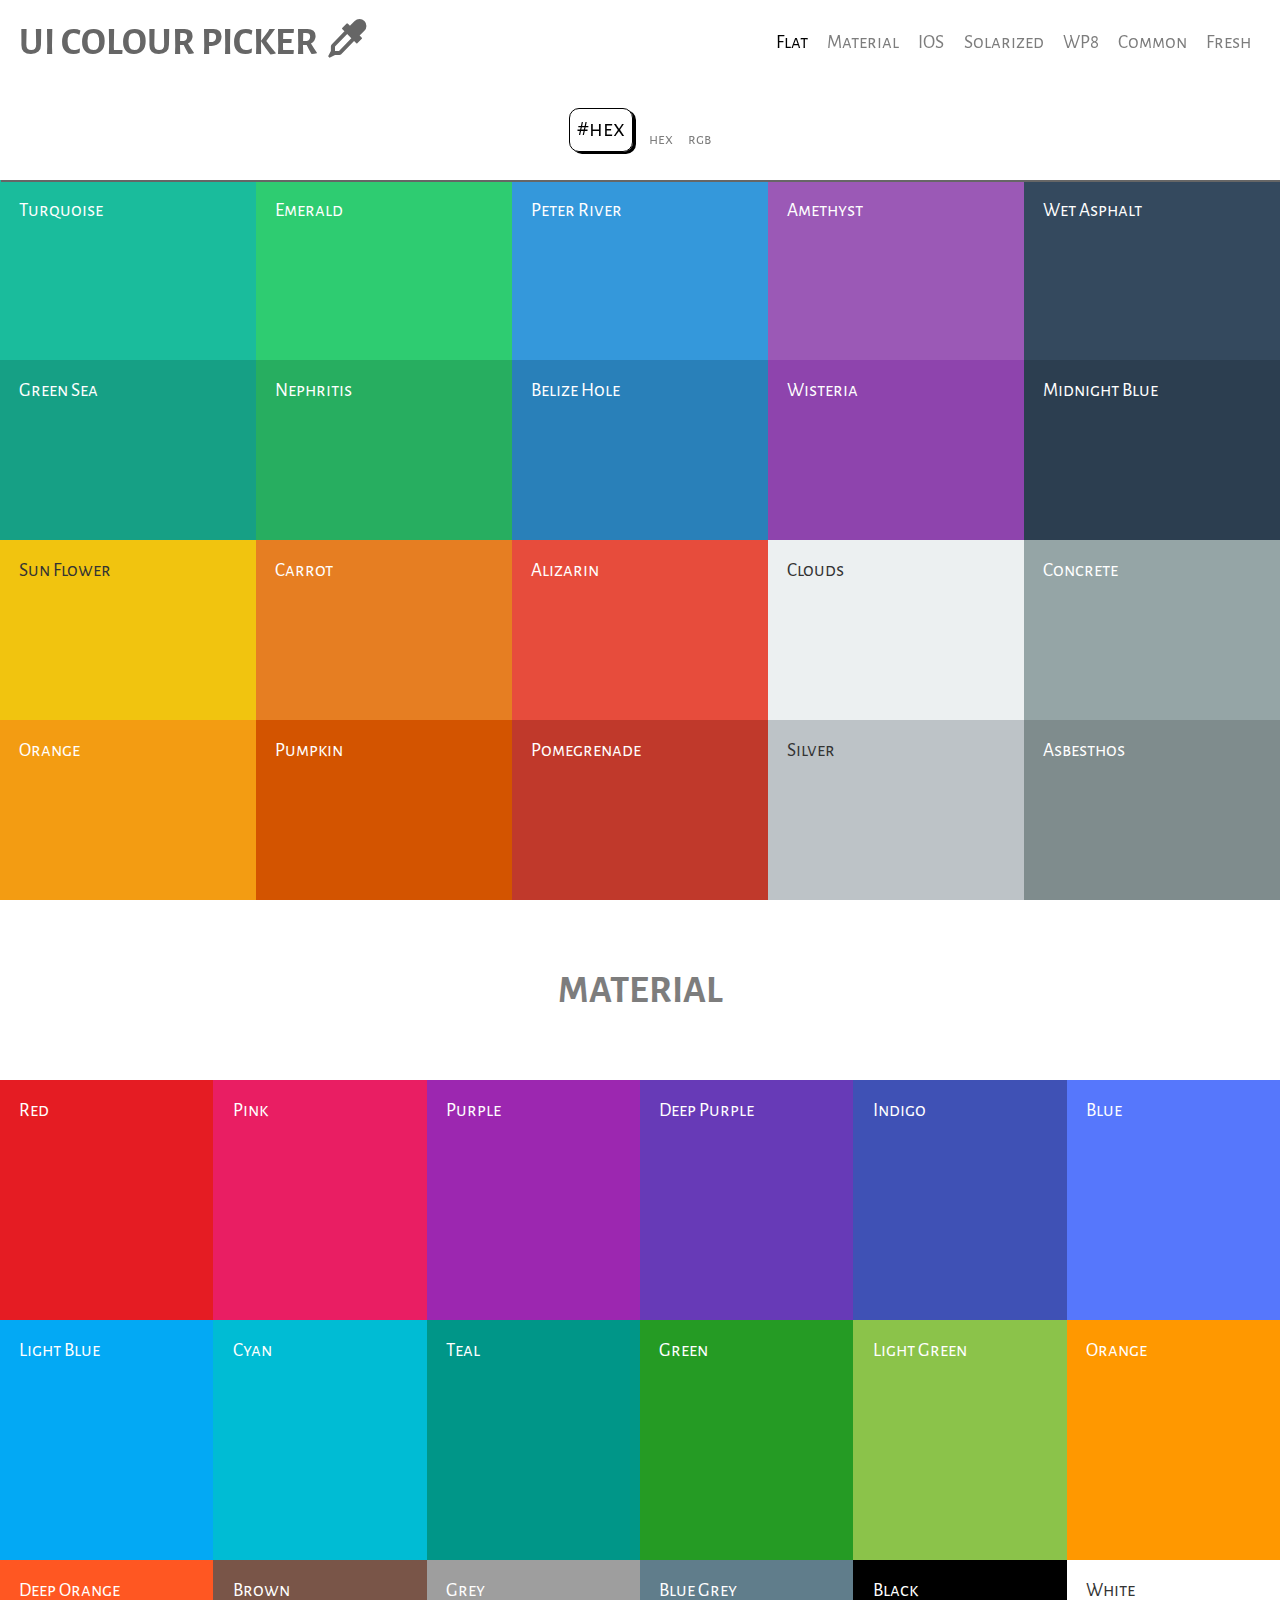
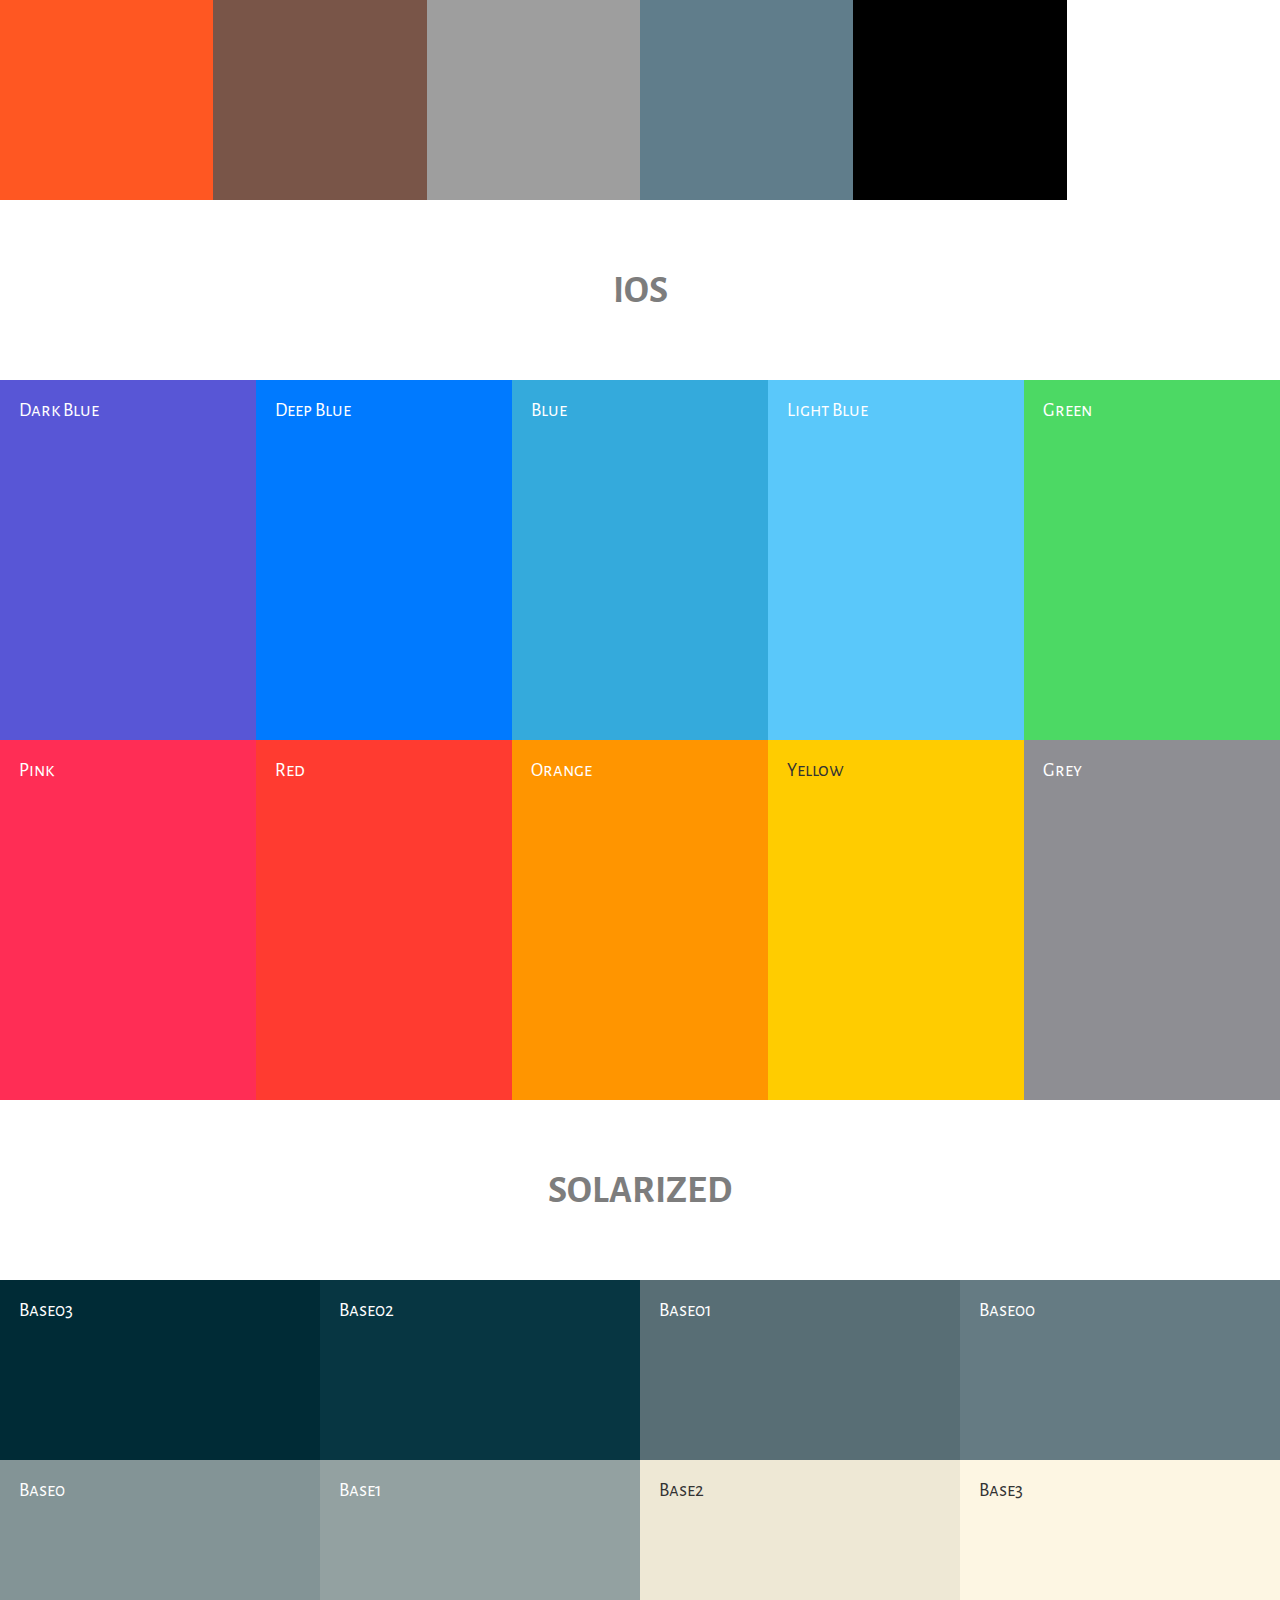
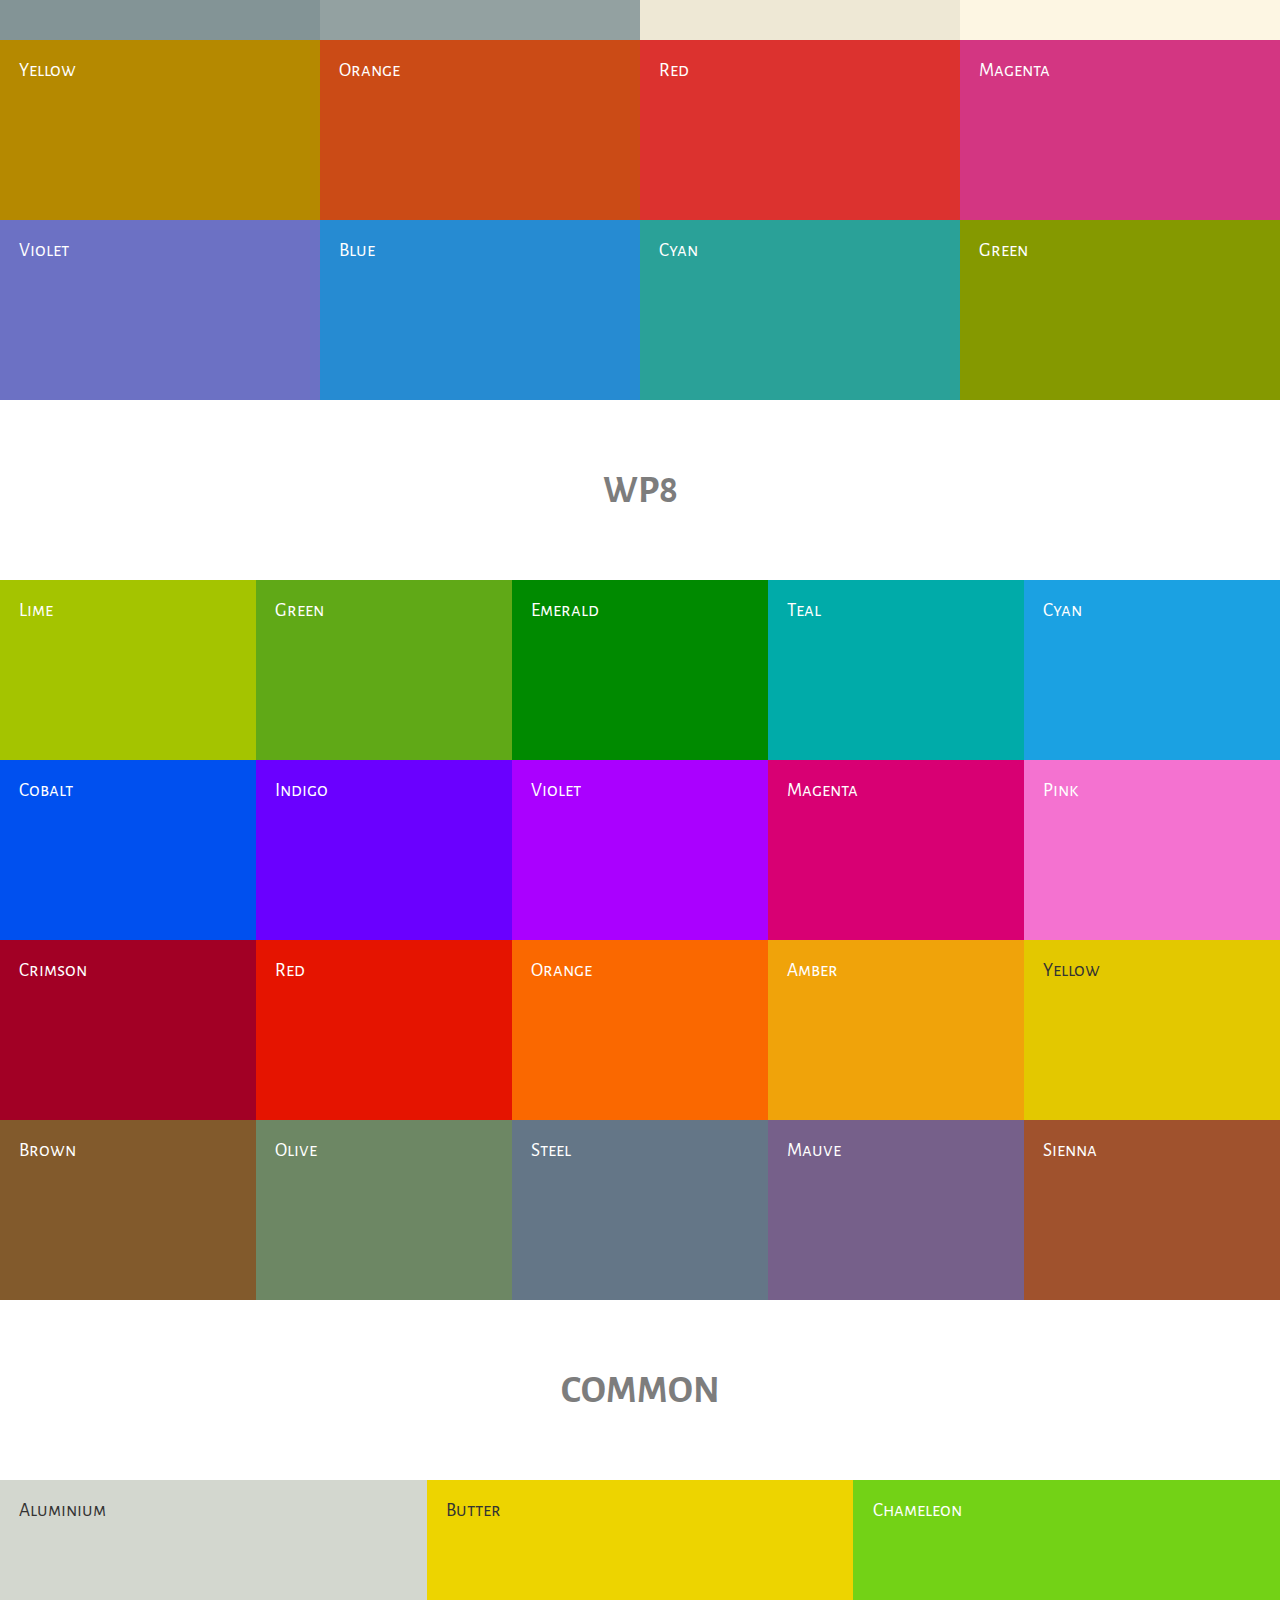
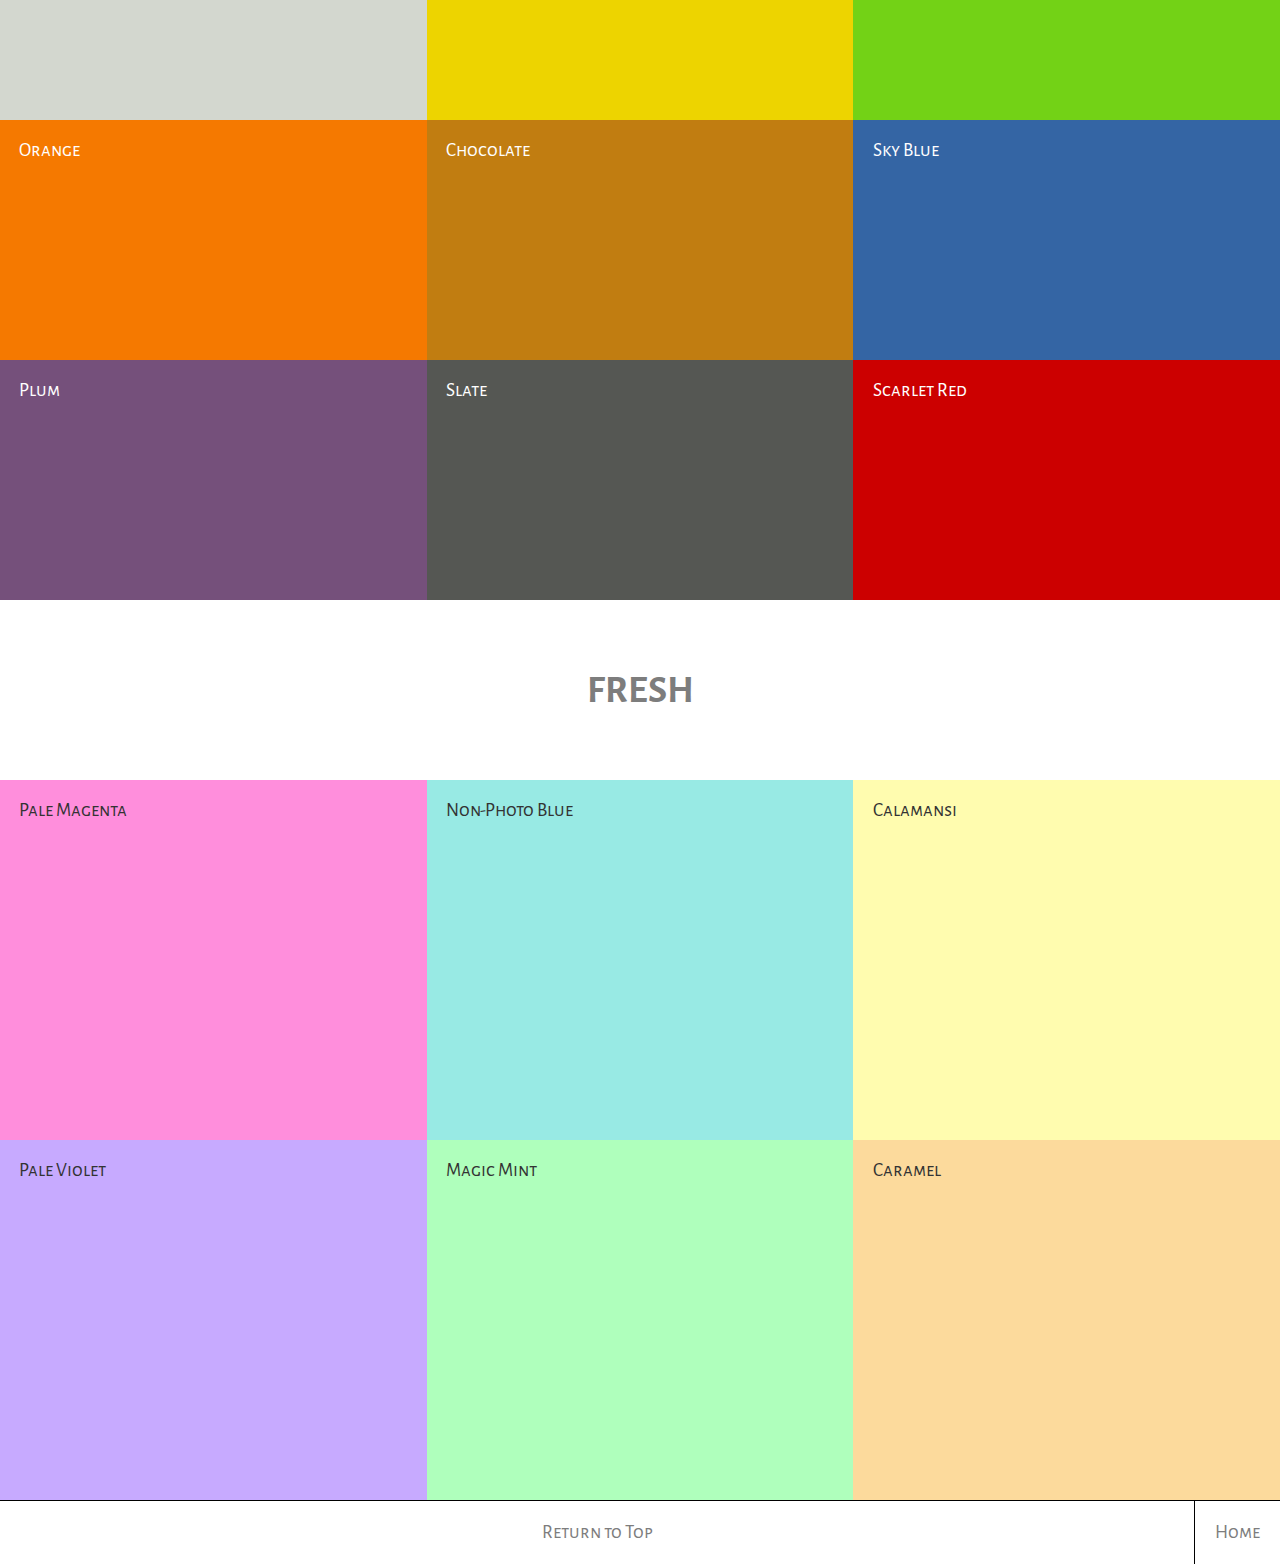
<file: index.html>
<!DOCTYPE html>
<html lang="en">

<head>
	<meta charset="utf-8">
	<title>UI Color Picker</title>
	<meta name="viewport" content="width=device-width, initial-scale=1.0, minimum-scale=1.0, maximum-scale=1.0">
	<meta name="keywords"
		content="color picker,color picker,colors,flat,flatui,flat ui,material design,lollipop design,ios8 colors,wp8 colors,wp7 colors,ios7 colors,common ,solarized dark colors,solarized light colors">
	<meta property="og:title" content="Flat UI Colors">
	<link href="https://maxcdn.bootstrapcdn.com/font-awesome/4.7.0/css/font-awesome.min.css" rel="stylesheet" />
	<link href="styles.css" rel="stylesheet" type="text/css">
	<link href="//fonts.googleapis.com/css?family=Alegreya+Sans+SC:100,300" rel="stylesheet" type="text/css">
	<noscript>
		<style>
			.format {
				display: none;
			}

			.palettes .palette .color .rgb {
				visibility: visible;
				opacity: 1;
			}

			body {
				overflow-y: auto;
			}
		</style>
	</noscript>

	<script>

		var formats = {
			'hashhex': function (c) {
				return '#' + c;
			},
			'oxhex': function (c) {
				return '0x' + c;
			},
			'rgba': function (c) {
				var r = parseInt(c.substr(0, 2), 16);
				var g = parseInt(c.substr(2, 2), 16);
				var b = parseInt(c.substr(4, 2), 16);
				return 'rgb(' + r + ',' + g + ',' + b + ')';
			}
		};

		window.onload = function () {
			// Make dropdown on Mobile start closed on load
			document.getElementById('dropdown').style.display = "none";
			// Make exit button stay closed on load
			document.getElementById('exit').style.display = "none";
			////
			document.documentElement.className +=
				(("ontouchstart" in document.documentElement) ?
					' touch' : ' notouch');
			// Bind click events for format toggle INDEX MAIN buttons
			[].forEach.call(document.querySelectorAll('.index a'), function (el) {
				el.addEventListener('click', function (e) {
					[].forEach.call(document.querySelectorAll('.index a'), function (a) {
						a.className = '';
					});
					el.className = 'selected';
				});
			});

			// Bind click events for format toggle buttons
			[].forEach.call(document.querySelectorAll('.format a'), function (el) {
				el.addEventListener('click', function (e) {
					e.preventDefault();
					[].forEach.call(document.querySelectorAll('.format a'), function (a) {
						a.className = '';
					});
					el.className = 'active';
					[].forEach.call(document.querySelectorAll('.color'), function (tile) {
						var rgb = tile.querySelector('.rgb');
						var f = formats[el.dataset.format];
						rgb.textContent = f(tile.dataset.color);
					});
				});
			});

			// Bind click events to each color tile
			var tiles = document.querySelectorAll('.color');
			for (var i = 0; i < tiles.length; i++) {
				(function (tile) {
					tile.addEventListener('click', function () {
						var el = this.querySelector('.rgb');
						// Try to select color value, so one has only to press Ctrl+C
						if (window.getSelection) {
							var range = document.createRange();
							range.selectNode(el);
							window.getSelection().removeAllRanges();
							window.getSelection().addRange(range);
							// Try to copy color value using HTML5 API
							try {
								if (document.execCommand('copy')) {
									window.getSelection().removeAllRanges();
									// If succeeded - show some animation
									el.parentNode.classList.add('clicked');
									setTimeout(function () {
										el.parentNode.classList.remove('clicked');
									}, 100);
								}
							} catch (e) { }
						}
					});
				})(tiles[i]);
			}
		};

		// DROPDOWN MENU ON MOBILE & IPAD
		function showHideDropdown() {
			let dropdownList = document.getElementById('dropdown');
			let hamburguerIcon = document.getElementById('hamburguer');
			let exitIcon = document.getElementById('exit');

			if (dropdownList.style.display == "none") {
				dropdownList.style.display = "block";
				hamburguerIcon.style.display = "none";
				exitIcon.style.display = "block";
			} else {
				dropdownList.style.display = "none";
				exitIcon.style.display = "none";
				hamburguerIcon.style.display = "block";
			}
		}

	</script>
</head>

<body>
	<header id="top" class="flex">
		<div class="titleSelect">
			<div class="mainTitle flex">
				<h1 class="flex center">UI COLOUR PICKER<i class="fa fa-eyedropper" aria-hidden="true"></i></h1>
			</div>
			<!-- MOBILE & IPAD -->
			<!-- HAMBURGUER Button -->
			<div class="hamburguer flex" id="hamburguer" onclick="showHideDropdown()">
				<div class="hamburguerIMG" style="display: flex;">
					<img src="img/hamburguer.png" alt="Hamburguer Icon">
				</div>
			</div>
			<!-- EXIT Button -->
			<!-- Hamburguer Button -->
			<div class="exitButton flex" id="exit" onclick="showHideDropdown()">
				<div class="exitButtonIMG" style="display: flex; margin-top: 15%;">
					<img src="img/exit.png" alt="Exit Icon">
				</div>
			</div>
			<!-- DESKTOP -->
			<div class="colorSelect flex">
				<nav class="flex center index col">
					<ul class="flex menu">
						<li class="flex"><a href="#flat" class="selected">Flat</a></li>
						<li class="flex"><a href="#material">Material</a></li>
						<li class="flex"><a href="#ios">IOS</a></li>
						<li class="flex"><a href="#solarized">Solarized</a></li>
						<li class="flex"><a href="#wp8">WP8</a></li>
						<li class="flex"><a href="#common">Common</a></li>
						<li class="flex"><a href="#fresh">Fresh</a></li>
					</ul>
				</nav>
			</div>
		</div>
		<!-- MOBILE & IPAD MENU -->
		<div class="colorSelectMobile flex" id="dropdown">
			<nav class="flex center index col">
				<ul class="flex menu2">
					<li class="flex hover"><a href="#flat" class="selected">Flat</a></li>
					<li class="flex hover"><a href="#material">Material</a></li>
					<li class="flex hover"><a href="#ios">IOS</a></li>
					<li class="flex hover"><a href="#solarized">Solarized</a></li>
					<li class="flex hover"><a href="#wp8">WP8</a></li>
					<li class="flex hover"><a href="#common">Common</a></li>
					<li class="flex hover"><a href="#fresh">Fresh</a></li>
				</ul>
			</nav>
		</div>

		<div class="colorFormat">
			<ul class="flex center format">
				<div>
					<li class="flex"><a data-format="hashhex" class="active">#hex</a></li>
				</div>
				<div>
					<li class="flex"><a data-format="oxhex">hex</a></li>
				</div>
				<div>
					<li class="flex"><a data-format="rgba">rgb</a></li>
				</div>
			</ul>
		</div>
		<!-- <nav class="about flex center col">
			</p>
			<p class="flex"></p>
		</nav> -->
	</header>

	<section class="palettes">
		<!-- Colors to choose -->
		<h1 id="flat"><a href="#flat">flat</a></h1>
		<section class="palette">
			<div style="background: #1abc9c; width: 20%" data-color="1abc9c" class="color white-text colorCard">
				<div class="name">Turquoise</div>
				<div class="rgb">#1abc9c</div>
			</div>
			<div style="background: #2ecc71; width: 20%" data-color="2ecc71" class="color white-text colorCard">
				<div class="name">Emerald</div>
				<div class="rgb">#2ecc71</div>
			</div>
			<div style="background: #3498db; width: 20%" data-color="3498db" class="color white-text colorCard">
				<div class="name">Peter River</div>
				<div class="rgb">#3498db</div>
			</div>
			<div style="background: #9b59b6; width: 20%" data-color="9b59b6" class="color white-text colorCard">
				<div class="name">Amethyst</div>
				<div class="rgb">#9b59b6</div>
			</div>
			<div style="background: #34495e; width: 20%" data-color="34495e" class="color white-text colorCard">
				<div class="name">Wet Asphalt</div>
				<div class="rgb">#34495e</div>
			</div>
			<div style="background: #16a085; width: 20%" data-color="16a085" class="color white-text colorCard">
				<div class="name">Green Sea</div>
				<div class="rgb">#16a085</div>
			</div>
			<div style="background: #27ae60; width: 20%" data-color="27ae60" class="color white-text colorCard">
				<div class="name">Nephritis</div>
				<div class="rgb">#27ae60</div>
			</div>
			<div style="background: #2980b9; width: 20%" data-color="2980b9" class="color white-text colorCard">
				<div class="name">Belize Hole</div>
				<div class="rgb">#2980b9</div>
			</div>
			<div style="background: #8e44ad; width: 20%" data-color="8e44ad" class="color white-text colorCard">
				<div class="name">Wisteria</div>
				<div class="rgb">#8e44ad</div>
			</div>
			<div style="background: #2c3e50; width: 20%" data-color="2c3e50" class="color white-text colorCard">
				<div class="name">Midnight Blue</div>
				<div class="rgb">#2c3e50</div>
			</div>
			<div style="background: #f1c40f; width: 20%" data-color="f1c40f" class="color black-text colorCard">
				<div class="name">Sun Flower</div>
				<div class="rgb">#f1c40f</div>
			</div>
			<div style="background: #e67e22; width: 20%" data-color="e67e22" class="color white-text colorCard">
				<div class="name">Carrot</div>
				<div class="rgb">#e67e22</div>
			</div>
			<div style="background: #e74c3c; width: 20%" data-color="e74c3c" class="color white-text colorCard">
				<div class="name">Alizarin</div>
				<div class="rgb">#e74c3c</div>
			</div>
			<div style="background: #ecf0f1; width: 20%" data-color="ecf0f1" class="color black-text colorCard">
				<div class="name">Clouds</div>
				<div class="rgb">#ecf0f1</div>
			</div>
			<div style="background: #95a5a6; width: 20%" data-color="95a5a6" class="color white-text colorCard">
				<div class="name">Concrete</div>
				<div class="rgb">#95a5a6</div>
			</div>
			<div style="background: #f39c12; width: 20%" data-color="f39c12" class="color white-text colorCard">
				<div class="name">Orange</div>
				<div class="rgb">#f39c12</div>
			</div>
			<div style="background: #d35400; width: 20%" data-color="d35400" class="color white-text colorCard">
				<div class="name">Pumpkin</div>
				<div class="rgb">#d35400</div>
			</div>
			<div style="background: #c0392b; width: 20%" data-color="c0392b" class="color white-text colorCard">
				<div class="name">Pomegrenade</div>
				<div class="rgb">#c0392b</div>
			</div>
			<div style="background: #bdc3c7; width: 20%" data-color="bdc3c7" class="color black-text colorCard">
				<div class="name">Silver</div>
				<div class="rgb">#bdc3c7</div>
			</div>
			<div style="background: #7f8c8d; width: 20%" data-color="7f8c8d" class="color white-text colorCard">
				<div class="name">Asbesthos</div>
				<div class="rgb">#7f8c8d</div>
			</div>
		</section>

		<!-- Colors from the material guidelines -->
		<h1 id="material"><a href="#material">Material</a></h1>
		<section class="palette">
			<div style="background: #e51c23; width: 16.666666666666668%" data-color="e51c23"
				class="color white-text colorCard">
				<div class="name">Red</div>
				<div class="rgb">#e51c23</div>
			</div>
			<div style="background: #e91e63; width: 16.666666666666668%" data-color="e91e63"
				class="color white-text colorCard">
				<div class="name">Pink</div>
				<div class="rgb">#e91e63</div>
			</div>
			<div style="background: #9c27b0; width: 16.666666666666668%" data-color="9c27b0"
				class="color white-text colorCard">
				<div class="name">Purple</div>
				<div class="rgb">#9c27b0</div>
			</div>
			<div style="background: #673ab7; width: 16.666666666666668%" data-color="673ab7"
				class="color white-text colorCard">
				<div class="name">Deep Purple</div>
				<div class="rgb">#673ab7</div>
			</div>
			<div style="background: #3f51b5; width: 16.666666666666668%" data-color="3f51b5"
				class="color white-text colorCard">
				<div class="name">Indigo</div>
				<div class="rgb">#3f51b5</div>
			</div>
			<div style="background: #5677fc; width: 16.666666666666668%" data-color="5677fc"
				class="color white-text colorCard">
				<div class="name">Blue</div>
				<div class="rgb">#5677fc</div>
			</div>
			<div style="background: #03a9f4; width: 16.666666666666668%" data-color="03a9f4"
				class="color white-text colorCard">
				<div class="name">Light Blue</div>
				<div class="rgb">#03a9f4</div>
			</div>
			<div style="background: #00bcd4; width: 16.666666666666668%" data-color="00bcd4"
				class="color white-text colorCard">
				<div class="name">Cyan</div>
				<div class="rgb">#00bcd4</div>
			</div>
			<div style="background: #009688; width: 16.666666666666668%" data-color="009688"
				class="color white-text colorCard">
				<div class="name">Teal</div>
				<div class="rgb">#009688</div>
			</div>
			<div style="background: #259b24; width: 16.666666666666668%" data-color="259b24"
				class="color white-text colorCard">
				<div class="name">Green</div>
				<div class="rgb">#259b24</div>
			</div>
			<div style="background: #8bc34a; width: 16.666666666666668%" data-color="8bc34a"
				class="color white-text colorCard">
				<div class="name">Light Green</div>
				<div class="rgb">#8bc34a</div>
			</div>
			<div style="background: #ff9800; width: 16.666666666666668%" data-color="ff9800"
				class="color white-text colorCard">
				<div class="name">Orange</div>
				<div class="rgb">#ff9800</div>
			</div>
			<div style="background: #ff5722; width: 16.666666666666668%" data-color="ff5722"
				class="color white-text colorCard">
				<div class="name">Deep Orange</div>
				<div class="rgb">#ff5722</div>
			</div>
			<div style="background: #795548; width: 16.666666666666668%" data-color="795548"
				class="color white-text colorCard">
				<div class="name">Brown</div>
				<div class="rgb">#795548</div>
			</div>
			<div style="background: #9E9E9E; width: 16.666666666666668%" data-color="9E9E9E"
				class="color white-text colorCard">
				<div class="name">Grey</div>
				<div class="rgb">#9E9E9E</div>
			</div>
			<div style="background: #607D8B; width: 16.666666666666668%" data-color="607D8B"
				class="color white-text colorCard">
				<div class="name">Blue Grey</div>
				<div class="rgb">#607D8B</div>
			</div>
			<div style="background: #000000; width: 16.666666666666668%" data-color="000000"
				class="color white-text colorCard">
				<div class="name">Black</div>
				<div class="rgb">#000000</div>
			</div>
			<div style="background: #ffffff; width: 16.666666666666668%" data-color="ffffff"
				class="color black-text colorCard">
				<div class="name">White</div>
				<div class="rgb">#ffffff</div>
			</div>
		</section>

		<!-- Colors from the ios guidelines -->
		<h1 id="ios"><a href="#ios">IOS</a></h1>
		<section class="palette">
			<div style="background: #5856d6; width: 20%" data-color="5856d6" class="color white-text colorCard">
				<div class="name">Dark Blue</div>
				<div class="rgb">#5856d6</div>
			</div>
			<div style="background: #007aff; width: 20%" data-color="007aff" class="color white-text colorCard">
				<div class="name">Deep Blue</div>
				<div class="rgb">#007aff</div>
			</div>
			<div style="background: #34aadc; width: 20%" data-color="34aadc" class="color white-text colorCard">
				<div class="name">Blue</div>
				<div class="rgb">#34aadc</div>
			</div>
			<div style="background: #5ac8fa; width: 20%" data-color="5ac8fa" class="color white-text colorCard">
				<div class="name">Light Blue</div>
				<div class="rgb">#5ac8fa</div>
			</div>
			<div style="background: #4cd964; width: 20%" data-color="4cd964" class="color white-text colorCard">
				<div class="name">Green</div>
				<div class="rgb">#4cd964</div>
			</div>
			<div style="background: #ff2d55; width: 20%" data-color="ff2d55" class="color white-text colorCard">
				<div class="name">Pink</div>
				<div class="rgb">#ff2d55</div>
			</div>
			<div style="background: #ff3b30; width: 20%" data-color="ff3b30" class="color white-text colorCard">
				<div class="name">Red</div>
				<div class="rgb">#ff3b30</div>
			</div>
			<div style="background: #ff9500; width: 20%" data-color="ff9500" class="color white-text colorCard">
				<div class="name">Orange</div>
				<div class="rgb">#ff9500</div>
			</div>
			<div style="background: #ffcc00; width: 20%" data-color="ffcc00" class="color black-text colorCard">
				<div class="name">Yellow</div>
				<div class="rgb">#ffcc00</div>
			</div>
			<div style="background: #8e8e93; width: 20%" data-color="8e8e93" class="color white-text colorCard">
				<div class="name">Grey</div>
				<div class="rgb">#8e8e93</div>
			</div>
		</section>

		<!-- Colors from the solarized guidelines -->
		<h1 id="solarized"><a href="#solarized">Solarized</a></h1>
		<section class="palette">
			<div style="background: #002b36; width: 25%" data-color="002b36" class="color white-text colorCard">
				<div class="name">Base03</div>
				<div class="rgb">#002b36</div>
			</div>
			<div style="background: #073642; width: 25%" data-color="073642" class="color white-text colorCard">
				<div class="name">Base02</div>
				<div class="rgb">#073642</div>
			</div>
			<div style="background: #586e75; width: 25%" data-color="586e75" class="color white-text colorCard">
				<div class="name">Base01</div>
				<div class="rgb">#586e75</div>
			</div>
			<div style="background: #657b83; width: 25%" data-color="657b83" class="color white-text colorCard">
				<div class="name">Base00</div>
				<div class="rgb">#657b83</div>
			</div>
			<div style="background: #839496; width: 25%" data-color="839496" class="color white-text colorCard">
				<div class="name">Base0</div>
				<div class="rgb">#839496</div>
			</div>
			<div style="background: #93a1a1; width: 25%" data-color="93a1a1" class="color white-text colorCard">
				<div class="name">Base1</div>
				<div class="rgb">#93a1a1</div>
			</div>
			<div style="background: #eee8d5; width: 25%" data-color="eee8d5" class="color black-text colorCard">
				<div class="name">Base2</div>
				<div class="rgb">#eee8d5</div>
			</div>
			<div style="background: #fdf6e3; width: 25%" data-color="fdf6e3" class="color black-text colorCard">
				<div class="name">Base3</div>
				<div class="rgb">#fdf6e3</div>
			</div>
			<div style="background: #b58900; width: 25%" data-color="b58900" class="color white-text colorCard">
				<div class="name">Yellow</div>
				<div class="rgb">#b58900</div>
			</div>
			<div style="background: #cb4b16; width: 25%" data-color="cb4b16" class="color white-text colorCard">
				<div class="name">Orange</div>
				<div class="rgb">#cb4b16</div>
			</div>
			<div style="background: #dc322f; width: 25%" data-color="dc322f" class="color white-text colorCard">
				<div class="name">Red</div>
				<div class="rgb">#dc322f</div>
			</div>
			<div style="background: #d33682; width: 25%" data-color="d33682" class="color white-text colorCard">
				<div class="name">Magenta</div>
				<div class="rgb">#d33682</div>
			</div>
			<div style="background: #6c71c4; width: 25%" data-color="6c71c4" class="color white-text colorCard">
				<div class="name">Violet</div>
				<div class="rgb">#6c71c4</div>
			</div>
			<div style="background: #268bd2; width: 25%" data-color="268bd2" class="color white-text colorCard">
				<div class="name">Blue</div>
				<div class="rgb">#268bd2</div>
			</div>
			<div style="background: #2aa198; width: 25%" data-color="2aa198" class="color white-text colorCard">
				<div class="name">Cyan</div>
				<div class="rgb">#2aa198</div>
			</div>
			<div style="background: #859900; width: 25%" data-color="859900" class="color white-text colorCard">
				<div class="name">Green</div>
				<div class="rgb">#859900</div>
			</div>
		</section>

		<!-- Colors from the wp8 guidelines -->
		<h1 id="wp8"><a href="#wp8">WP8</a></h1>
		<section class="palette">
			<div style="background: #a4c400; width: 20%" data-color="a4c400" class="color white-text colorCard">
				<div class="name">Lime</div>
				<div class="rgb">#a4c400</div>
			</div>
			<div style="background: #60a917; width: 20%" data-color="60a917" class="color white-text colorCard">
				<div class="name">Green</div>
				<div class="rgb">#60a917</div>
			</div>
			<div style="background: #008a00; width: 20%" data-color="008a00" class="color white-text colorCard">
				<div class="name">Emerald</div>
				<div class="rgb">#008a00</div>
			</div>
			<div style="background: #00aba9; width: 20%" data-color="00aba9" class="color white-text colorCard">
				<div class="name">Teal</div>
				<div class="rgb">#00aba9</div>
			</div>
			<div style="background: #1ba1e2; width: 20%" data-color="1ba1e2" class="color white-text colorCard">
				<div class="name">Cyan</div>
				<div class="rgb">#1ba1e2</div>
			</div>
			<div style="background: #0050ef; width: 20%" data-color="0050ef" class="color white-text colorCard">
				<div class="name">Cobalt</div>
				<div class="rgb">#0050ef</div>
			</div>
			<div style="background: #6a00ff; width: 20%" data-color="6a00ff" class="color white-text colorCard">
				<div class="name">Indigo</div>
				<div class="rgb">#6a00ff</div>
			</div>
			<div style="background: #aa00ff; width: 20%" data-color="aa00ff" class="color white-text colorCard">
				<div class="name">Violet</div>
				<div class="rgb">#aa00ff</div>
			</div>
			<div style="background: #d80073; width: 20%" data-color="d80073" class="color white-text colorCard">
				<div class="name">Magenta</div>
				<div class="rgb">#d80073</div>
			</div>
			<div style="background: #f472d0; width: 20%" data-color="f472d0" class="color white-text colorCard">
				<div class="name">Pink</div>
				<div class="rgb">#f472d0</div>
			</div>
			<div style="background: #a20025; width: 20%" data-color="a20025" class="color white-text colorCard">
				<div class="name">Crimson</div>
				<div class="rgb">#a20025</div>
			</div>
			<div style="background: #e51400; width: 20%" data-color="e51400" class="color white-text colorCard">
				<div class="name">Red</div>
				<div class="rgb">#e51400</div>
			</div>
			<div style="background: #fa6800; width: 20%" data-color="fa6800" class="color white-text colorCard">
				<div class="name">Orange</div>
				<div class="rgb">#fa6800</div>
			</div>
			<div style="background: #f0a30a; width: 20%" data-color="f0a30a" class="color white-text colorCard">
				<div class="name">Amber</div>
				<div class="rgb">#f0a30a</div>
			</div>
			<div style="background: #e3c800; width: 20%" data-color="e3c800" class="color black-text colorCard">
				<div class="name">Yellow</div>
				<div class="rgb">#e3c800</div>
			</div>
			<div style="background: #825a2c; width: 20%" data-color="825a2c" class="color white-text colorCard">
				<div class="name">Brown</div>
				<div class="rgb">#825a2c</div>
			</div>
			<div style="background: #6d8764; width: 20%" data-color="6d8764" class="color white-text colorCard">
				<div class="name">Olive</div>
				<div class="rgb">#6d8764</div>
			</div>
			<div style="background: #647687; width: 20%" data-color="647687" class="color white-text colorCard">
				<div class="name">Steel</div>
				<div class="rgb">#647687</div>
			</div>
			<div style="background: #76608a; width: 20%" data-color="76608a" class="color white-text colorCard">
				<div class="name">Mauve</div>
				<div class="rgb">#76608a</div>
			</div>
			<div style="background: #a0522d; width: 20%" data-color="a0522d" class="color white-text colorCard">
				<div class="name">Sienna</div>
				<div class="rgb">#a0522d</div>
			</div>
		</section>

		<!-- Colors from the common guidelines -->
		<h1 id="common"><a href="#common">Common</a></h1>
		<section class="palette">
			<div style="background: #d3d7cf; width: 33.333333333333336%" data-color="d3d7cf"
				class="color black-text colorCard">
				<div class="name">Aluminium</div>
				<div class="rgb">#d3d7cf</div>
			</div>
			<div style="background: #edd400; width: 33.333333333333336%" data-color="edd400"
				class="color black-text colorCard">
				<div class="name">Butter</div>
				<div class="rgb">#edd400</div>
			</div>
			<div style="background: #73d216; width: 33.333333333333336%" data-color="73d216"
				class="color white-text colorCard">
				<div class="name">Chameleon</div>
				<div class="rgb">#73d216</div>
			</div>
			<div style="background: #f57900; width: 33.333333333333336%" data-color="f57900"
				class="color white-text colorCard">
				<div class="name">Orange</div>
				<div class="rgb">#f57900</div>
			</div>
			<div style="background: #c17d11; width: 33.333333333333336%" data-color="c17d11"
				class="color white-text colorCard">
				<div class="name">Chocolate</div>
				<div class="rgb">#c17d11</div>
			</div>
			<div style="background: #3465a4; width: 33.333333333333336%" data-color="3465a4"
				class="color white-text colorCard">
				<div class="name">Sky Blue</div>
				<div class="rgb">#3465a4</div>
			</div>
			<div style="background: #75507b; width: 33.333333333333336%" data-color="75507b"
				class="color white-text colorCard">
				<div class="name">Plum</div>
				<div class="rgb">#75507b</div>
			</div>
			<div style="background: #555753; width: 33.333333333333336%" data-color="555753"
				class="color white-text colorCard">
				<div class="name">Slate</div>
				<div class="rgb">#555753</div>
			</div>
			<div style="background: #cc0000; width: 33.333333333333336%" data-color="cc0000"
				class="color white-text colorCard">
				<div class="name">Scarlet Red</div>
				<div class="rgb">#cc0000</div>
			</div>
		</section>

		<!-- Fresh Color Palette -->
		<h1 id="fresh"><a href="#fresh">Fresh</a></h1>
		<section class="palette">
			<div style="background: #ff8edc; width: 33.333333333333336%" data-color="ff8edc"
				class="color black-text colorCard">
				<div class="name">Pale Magenta</div>
				<div class="rgb">#ff8edc</div>
			</div>
			<div style="background: #98eae4; width: 33.333333333333336%" data-color="98eae4"
				class="color black-text colorCard">
				<div class="name">Non-Photo Blue</div>
				<div class="rgb">#98eae4</div>
			</div>
			<div style="background: #fffcaf; width: 33.333333333333336%" data-color="fffcaf"
				class="color black-text colorCard">
				<div class="name">Calamansi</div>
				<div class="rgb">#fffcaf</div>
			</div>
			<div style="background: #c7aaff; width: 33.333333333333336%" data-color="c7aaff"
				class="color black-text colorCard">
				<div class="name">Pale Violet</div>
				<div class="rgb">#c7aaff</div>
			</div>
			<div style="background: #afffbc; width: 33.333333333333336%" data-color="afffbc"
				class="color black-text colorCard">
				<div class="name">Magic Mint</div>
				<div class="rgb">#afffbc</div>
			</div>
			<div style="background: #fcda9c; width: 33.333333333333336%" data-color="fcda9c"
				class="color black-text colorCard">
				<div class="name">Caramel</div>
				<div class="rgb">#fcda9c</div>
			</div>
		</section>
	</section>

	<footer class="flex">
		<div class="footerDiv">
			<a href="#flat">
				<p>Return to Top</p>
			</a>
		</div>
		<div class="home">
			<a href="index.html">
				<p>Home</p>
			</a>			
		</div>
	</footer>

	<!-- SCROLLBAR STYLE -->
	<style type="text/css">
		::-webkit-scrollbar {
			width: 11px;
			height: 11px;
		}

		::-webkit-scrollbar-button {
			width: 11px;
			height: 11px;
		}

		::-webkit-scrollbar-thumb {
			background: #ababab;
			border: 0px none #ffffff;
			border-radius: 50px;
		}

		::-webkit-scrollbar-thumb:hover {
			background: #ababab;
		}

		::-webkit-scrollbar-thumb:active {
			background: #858585;
		}

		::-webkit-scrollbar-track {
			background: #dbdbdb;
			border: 0px none #ffffff;
			border-radius: 50px;
		}

		::-webkit-scrollbar-track:hover {
			background: #dbdbdb;
		}

		::-webkit-scrollbar-track:active {
			background: #dbdbdb;
		}

		::-webkit-scrollbar-corner {
			background: transparent;
		}
	</style>

	<script>	
		(function (i, s, o, g, r, a, m) {
			i['GoogleAnalyticsObject'] = r; 
				i[r] = i[r] || function () {
					(i[r].q = i[r].q || []).push(arguments)
				}, i[r].l = 1 * new Date(); a = s.createElement(o),
				m = s.getElementsByTagName(o)[0]; a.async = 1; a.src = g; m.parentNode.insertBefore(a, m)
		})
		(window, document, 'script', '//www.google-analytics.com/analytics.js', 'ga');
		ga('create', 'UA-33644825-2', 'auto');
		ga('send', 'pageview');
	</script>

</body>

</html>
</file>
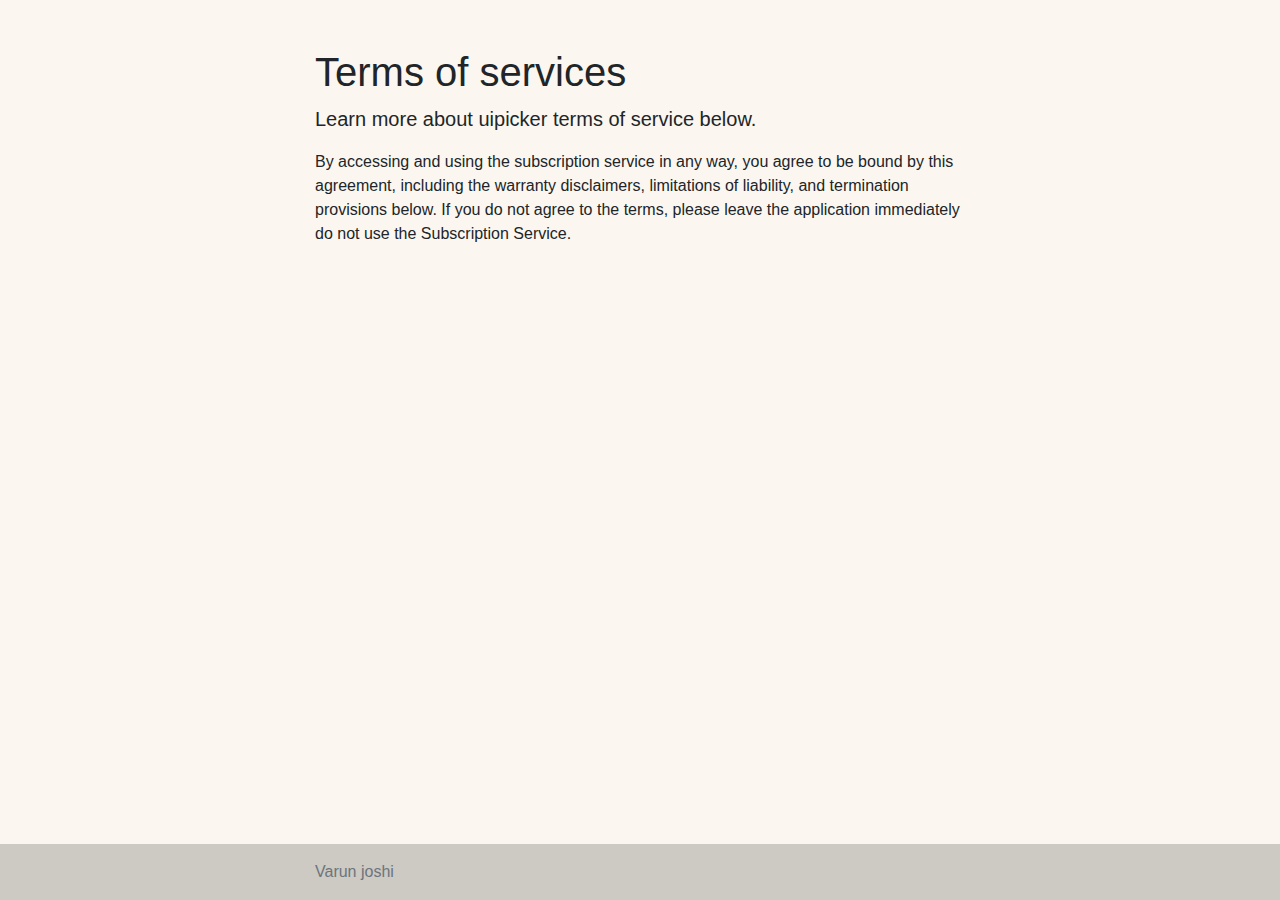
<file: termsofservice.html>
<!doctype html>
<html lang="en" class="h-100">
  <head>
    <meta charset="utf-8">
    <meta name="viewport" content="width=device-width, initial-scale=1, shrink-to-fit=no">
    <meta name="description" content="">

    <title>Terms of services</title>

  

    <!-- Bootstrap core CSS -->
    <link rel="stylesheet" href="https://stackpath.bootstrapcdn.com/bootstrap/4.5.2/css/bootstrap.min.css" integrity="sha384-JcKb8q3iqJ61gNV9KGb8thSsNjpSL0n8PARn9HuZOnIxN0hoP+VmmDGMN5t9UJ0Z" crossorigin="anonymous">




    <style>
        body{
            background: #fbf7f0;
        }
.container {
  width: auto;
  max-width: 680px;
  padding: 0 15px;
}

.footer {
  background-color: #cdc9c3;
}
      .bd-placeholder-img {
        font-size: 1.125rem;
        text-anchor: middle;
        -webkit-user-select: none;
        -moz-user-select: none;
        -ms-user-select: none;
        user-select: none;
      }

      @media (min-width: 768px) {
        .bd-placeholder-img-lg {
          font-size: 3.5rem;
        }
      }
    </style>
   
  </head>
  <body class="d-flex flex-column h-100">
    <!-- Begin page content -->
<main role="main" class="flex-shrink-0">
  <div class="container">
    <h1 class="mt-5">Terms of services</h1>
    <p class="lead">Learn more about uipicker terms of service below.</p>
    <p>By accessing and using the subscription service in any way, you agree to be bound by this agreement, including the warranty disclaimers, limitations of liability, and termination provisions below. If you do not agree to the terms, please leave the application immediately do not use the Subscription Service.</p>
  </div>
</main>

<footer class="footer mt-auto py-3">
  <div class="container">
    <span class="text-muted">Varun joshi</span>
  </div>
</footer>
</body>
</html>
</file>
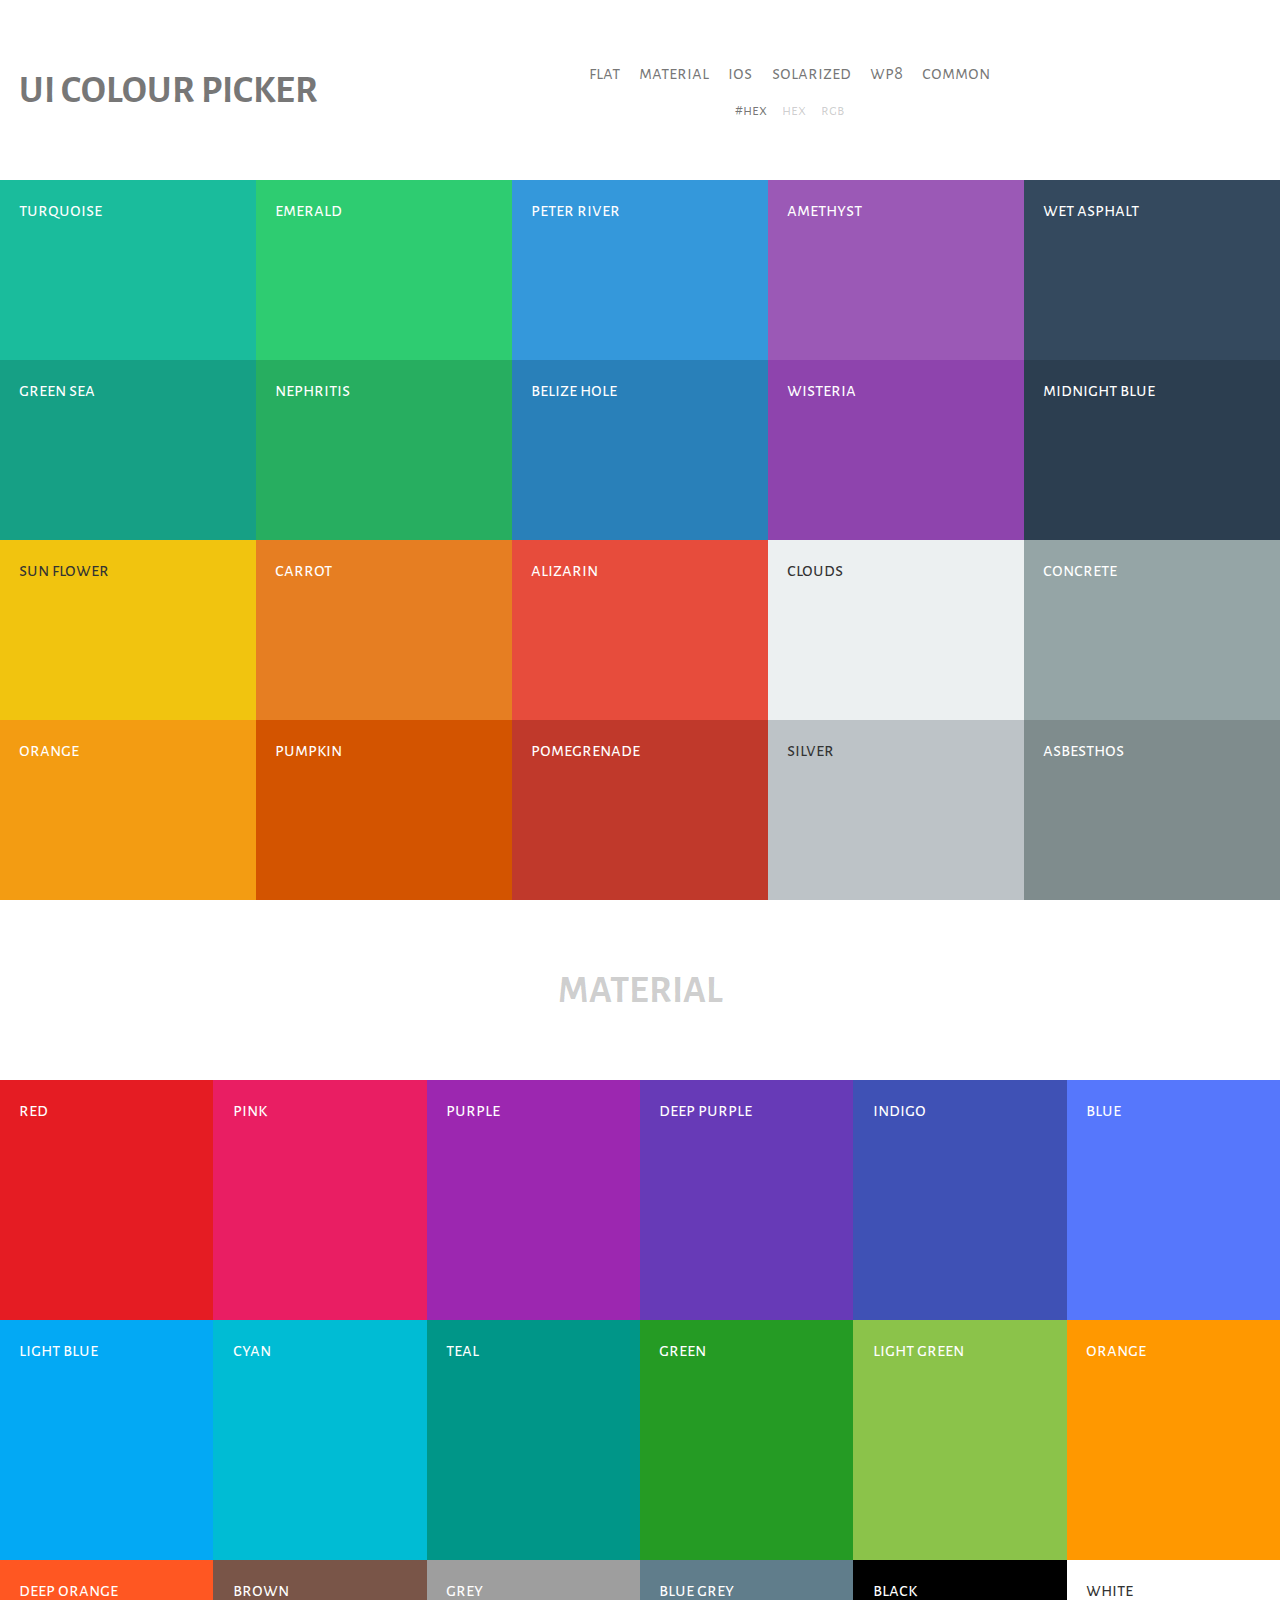
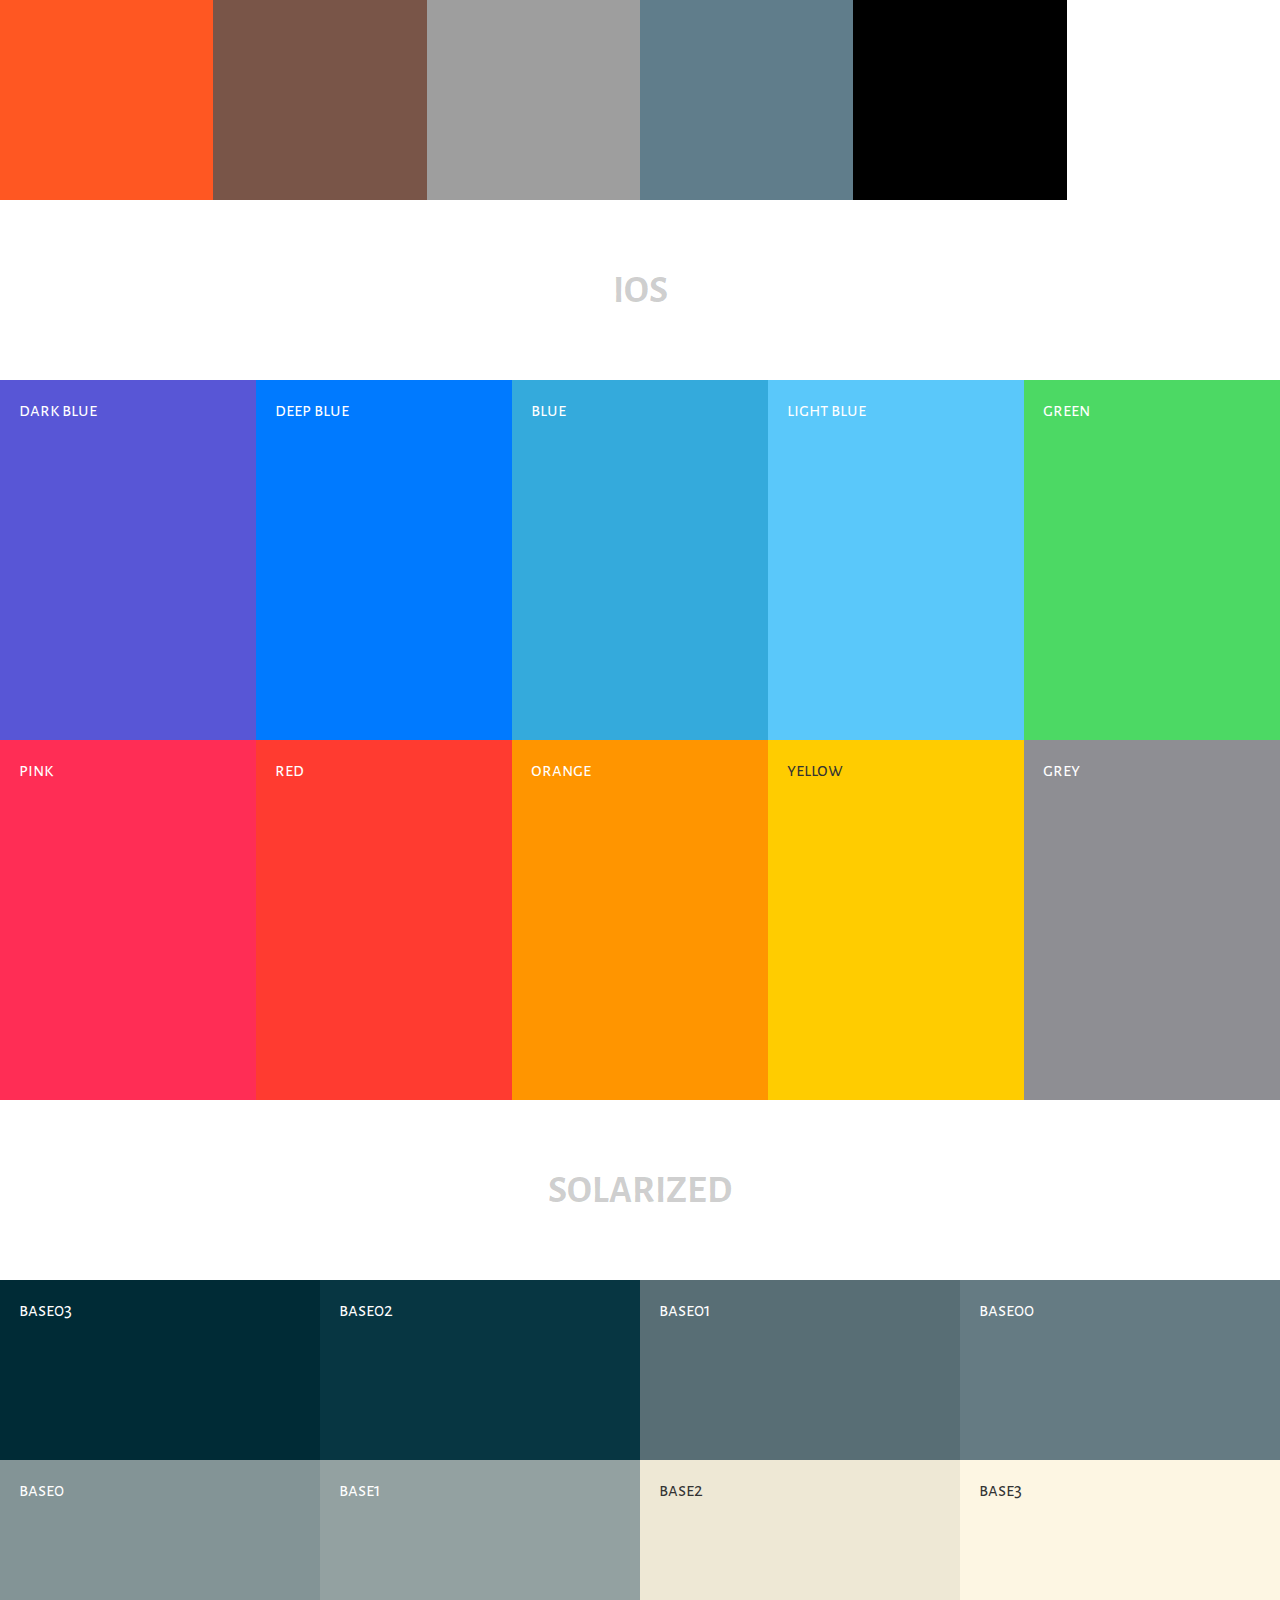
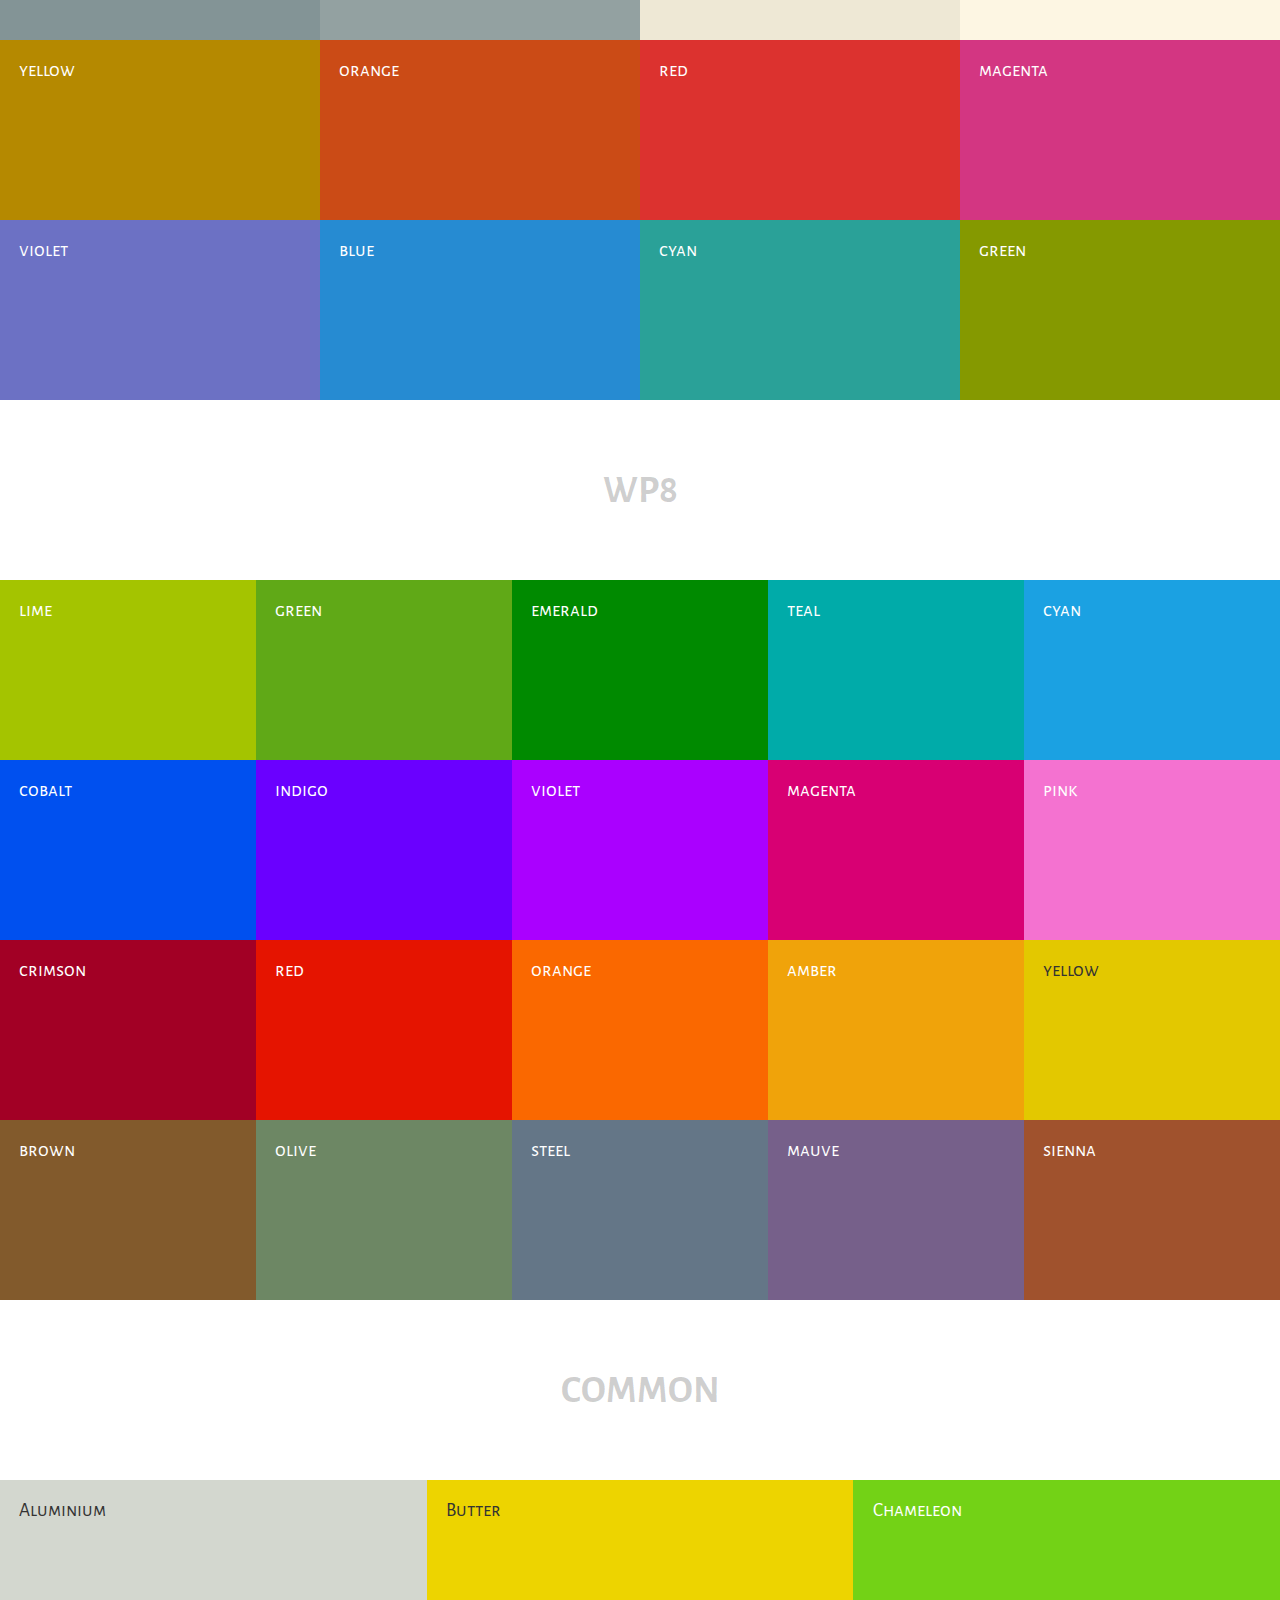
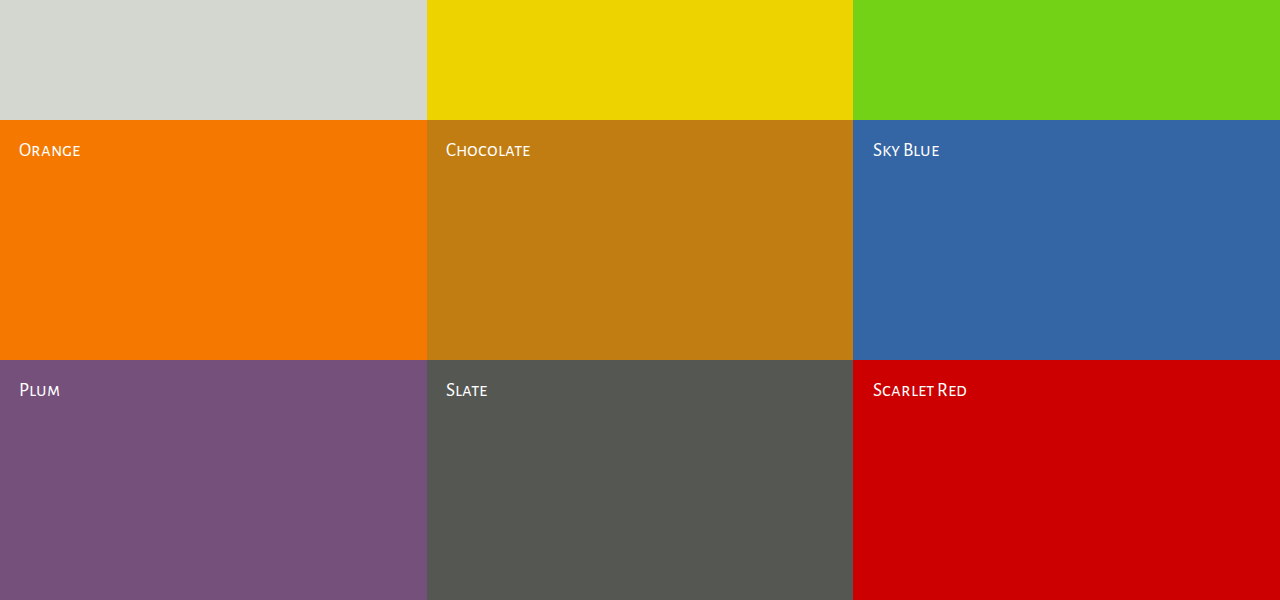
<file: dist/uipicker.html>
<!DOCTYPE html>
<html lang="en">
	<head>
		<meta charset="utf-8">
		<title>ui color picker</title>
		<meta name="viewport" content="width=device-width, initial-scale=1.0, minimum-scale=1.0, maximum-scale=1.0">
		<meta name="keywords" content="color picker,color picker,colors,flat,flatui,flat ui,material design,lollipop design,ios8 colors,wp8 colors,wp7 colors,ios7 colors,common ,solarized dark colors,solarized light colors">
		<meta property="og:title" content="Flat UI Colors">
		<link href="styles.css" rel="stylesheet" type="text/css"><link href="//fonts.googleapis.com/css?family=Alegreya+Sans+SC:100,300" rel="stylesheet" type="text/css"><noscript><style>.format { display: none; }

.palettes .palette .color .rgb { visibility: visible; opacity: 1;}
body { overflow-y: auto; }</style></noscript><script>var formats = {
	'hashhex': function(c) { return '#' + c; },
	'oxhex': function(c) { return '0x' + c; },
	'rgba': function(c) {
		var r = parseInt(c.substr(0,2), 16);
		var g = parseInt(c.substr(2,2),16);
		var b = parseInt(c.substr(4,2),16);
		return 'rgb(' + r + ',' + g + ',' + b + ')';
	}
};

window.onload = function() {
	document.documentElement.className += 
		(("ontouchstart" in document.documentElement) ?
			' touch' : ' notouch');
	// Bind click events for format toggle buttons
	[].forEach.call(document.querySelectorAll('.format a'), function(el) {
		el.addEventListener('click', function(e) {
			e.preventDefault();
			[].forEach.call(document.querySelectorAll('.format a'), function(a) {
				a.className = '';
			});
			el.className = 'active';
			[].forEach.call(document.querySelectorAll('.color'), function(tile) {
				var rgb = tile.querySelector('.rgb');
				var f = formats[el.dataset.format];
				rgb.textContent = f(tile.dataset.color);
			});
		});
	});
	// Bind click events to each color tile
	var tiles = document.querySelectorAll('.color');
	for (var i = 0; i < tiles.length; i++) {
		(function(tile) {
			tile.addEventListener('click', function() {
				var el = this.querySelector('.rgb');
				// Try to select color value, so one has only to press Ctrl+C
				if (window.getSelection) {
					var range = document.createRange();
					range.selectNode(el);
					window.getSelection().removeAllRanges();
					window.getSelection().addRange(range);
					// Try to copy color value using HTML5 API
					try {
						if (document.execCommand('copy')) {
							window.getSelection().removeAllRanges();
							// If succeeded - show some animation
							el.parentNode.classList.add('clicked');
							setTimeout(function() {
								el.parentNode.classList.remove('clicked');
							}, 100);
						}
					} catch(e) {}
				}
			});
		})(tiles[i]);
	}
};
</script>
</head>
<body>
	<header id="top" class="flex">
		<h1 class="flex center">UI COLOUR PICKER</h1><nav class="flex center col"><ul class="flex menu"><li class="flex"><a href="#flat" class="active">flat</a></li><li class="flex"><a href="#material" class="active">material</a></li><li class="flex"><a href="#ios" class="active">ios</a></li><li class="flex"><a href="#solarized" class="active">solarized</a></li><li class="flex"><a href="#wp8" class="active">wp8</a></li><li class="flex"><a href="#common" class="active">common</a></li></ul><ul class="flex center format"><li class="flex"><a data-format="hashhex" class="active">#hex</a></li><li class="flex"><a data-format="oxhex">hex</a></li><li class="flex"><a data-format="rgba">rgb</a></li></ul></nav><nav class="about flex center col"></p>
		<p class="flex"></p></nav></header><section class="palettes"><!-- Colors to choose --><h1 id="flat"><a href="#top">flat

		</a></h1><section class="palette">
			<div style="background: #1abc9c; width: 20%" data-color="1abc9c" class="color white-text"><div class="name">turquoise</div><div class="rgb">#1abc9c</div></div><div style="background: #2ecc71; width: 20%" data-color="2ecc71" class="color white-text"><div class="name">emerald</div><div class="rgb">#2ecc71</div></div><div style="background: #3498db; width: 20%" data-color="3498db" class="color white-text"><div class="name">peter river</div><div class="rgb">#3498db</div></div><div style="background: #9b59b6; width: 20%" data-color="9b59b6" class="color white-text"><div class="name">amethyst</div><div class="rgb">#9b59b6</div></div><div style="background: #34495e; width: 20%" data-color="34495e" class="color white-text"><div class="name">wet asphalt</div><div class="rgb">#34495e</div></div><div style="background: #16a085; width: 20%" data-color="16a085" class="color white-text"><div class="name">green sea</div><div class="rgb">#16a085</div></div><div style="background: #27ae60; width: 20%" data-color="27ae60" class="color white-text"><div class="name">nephritis</div><div class="rgb">#27ae60</div></div><div style="background: #2980b9; width: 20%" data-color="2980b9" class="color white-text"><div class="name">belize hole</div><div class="rgb">#2980b9</div></div><div style="background: #8e44ad; width: 20%" data-color="8e44ad" class="color white-text"><div class="name">wisteria</div><div class="rgb">#8e44ad</div></div><div style="background: #2c3e50; width: 20%" data-color="2c3e50" class="color white-text"><div class="name">midnight blue</div><div class="rgb">#2c3e50</div></div><div style="background: #f1c40f; width: 20%" data-color="f1c40f" class="color black-text"><div class="name">sun flower</div><div class="rgb">#f1c40f</div></div><div style="background: #e67e22; width: 20%" data-color="e67e22" class="color white-text"><div class="name">carrot</div><div class="rgb">#e67e22</div></div><div style="background: #e74c3c; width: 20%" data-color="e74c3c" class="color white-text"><div class="name">alizarin</div><div class="rgb">#e74c3c</div></div><div style="background: #ecf0f1; width: 20%" data-color="ecf0f1" class="color black-text"><div class="name">clouds</div><div class="rgb">#ecf0f1</div></div><div style="background: #95a5a6; width: 20%" data-color="95a5a6" class="color white-text"><div class="name">concrete</div><div class="rgb">#95a5a6</div></div><div style="background: #f39c12; width: 20%" data-color="f39c12" class="color white-text"><div class="name">orange</div>
			<div class="rgb">#f39c12</div></div><div style="background: #d35400; width: 20%" data-color="d35400" class="color white-text"><div class="name">pumpkin</div><div class="rgb">#d35400</div></div><div style="background: #c0392b; width: 20%" data-color="c0392b" class="color white-text"><div class="name">pomegrenade</div><div class="rgb">#c0392b</div></div><div style="background: #bdc3c7; width: 20%" data-color="bdc3c7" class="color black-text"><div class="name">silver</div><div class="rgb">#bdc3c7</div></div><div style="background: #7f8c8d; width: 20%" data-color="7f8c8d" class="color white-text"><div class="name">asbesthos</div><div class="rgb">#7f8c8d</div></div></section><!-- Colors from the material guidelines --><h1 id="material"><a href="#top">material</a></h1><section class="palette"><div style="background: #e51c23; width: 16.666666666666668%" data-color="e51c23" class="color white-text"><div class="name">red</div><div class="rgb">#e51c23</div></div><div style="background: #e91e63; width: 16.666666666666668%" data-color="e91e63" class="color white-text"><div class="name">pink</div><div class="rgb">#e91e63</div></div><div style="background: #9c27b0; width: 16.666666666666668%" data-color="9c27b0" class="color white-text"><div class="name">purple</div><div class="rgb">#9c27b0</div></div><div style="background: #673ab7; width: 16.666666666666668%" data-color="673ab7" class="color white-text"><div class="name">deep purple</div><div class="rgb">#673ab7</div></div><div style="background: #3f51b5; width: 16.666666666666668%" data-color="3f51b5" class="color white-text"><div class="name">indigo</div><div class="rgb">#3f51b5</div></div><div style="background: #5677fc; width: 16.666666666666668%" data-color="5677fc" class="color white-text"><div class="name">blue</div><div class="rgb">#5677fc</div></div><div style="background: #03a9f4; width: 16.666666666666668%" data-color="03a9f4" class="color white-text"><div class="name">light blue</div><div class="rgb">#03a9f4</div></div><div style="background: #00bcd4; width: 16.666666666666668%" data-color="00bcd4" class="color white-text"><div class="name">cyan</div><div class="rgb">#00bcd4</div></div><div style="background: #009688; width: 16.666666666666668%" data-color="009688" class="color white-text"><div class="name">teal</div><div class="rgb">#009688</div></div><div style="background: #259b24; width: 16.666666666666668%" data-color="259b24" class="color white-text"><div class="name">green</div><div class="rgb">#259b24</div></div><div style="background: #8bc34a; width: 16.666666666666668%" data-color="8bc34a" class="color white-text"><div class="name">light green</div><div class="rgb">#8bc34a</div></div>
			<div style="background: #ff9800; width: 16.666666666666668%" data-color="ff9800" class="color white-text"><div class="name">orange</div><div class="rgb">#ff9800</div></div><div style="background: #ff5722; width: 16.666666666666668%" data-color="ff5722" class="color white-text"><div class="name">deep orange</div><div class="rgb">#ff5722</div></div><div style="background: #795548; width: 16.666666666666668%" data-color="795548" class="color white-text"><div class="name">brown</div><div class="rgb">#795548</div></div><div style="background: #9E9E9E; width: 16.666666666666668%" data-color="9E9E9E" class="color white-text"><div class="name">grey</div><div class="rgb">#9E9E9E</div></div><div style="background: #607D8B; width: 16.666666666666668%" data-color="607D8B" class="color white-text"><div class="name">blue grey</div><div class="rgb">#607D8B</div></div><div style="background: #000000; width: 16.666666666666668%" data-color="000000" class="color white-text"><div class="name">black</div><div class="rgb">#000000</div></div><div style="background: #ffffff; width: 16.666666666666668%" data-color="ffffff" class="color black-text"><div class="name">white</div><div class="rgb">#ffffff</div></div></section><!-- Colors from the ios guidelines --><h1 id="ios"><a href="#top">ios</a></h1><section class="palette"><div style="background: #5856d6; width: 20%" data-color="5856d6" class="color white-text"><div class="name">dark blue</div><div class="rgb">#5856d6</div></div><div style="background: #007aff; width: 20%" data-color="007aff" class="color white-text"><div class="name">deep blue</div><div class="rgb">#007aff</div></div><div style="background: #34aadc; width: 20%" data-color="34aadc" class="color white-text"><div class="name">blue</div><div class="rgb">#34aadc</div></div><div style="background: #5ac8fa; width: 20%" data-color="5ac8fa" class="color white-text"><div class="name">light blue</div><div class="rgb">#5ac8fa</div></div><div style="background: #4cd964; width: 20%" data-color="4cd964" class="color white-text"><div class="name">green</div><div class="rgb">#4cd964</div></div><div style="background: #ff2d55; width: 20%" data-color="ff2d55" class="color white-text"><div class="name">pink</div><div class="rgb">#ff2d55</div></div><div style="background: #ff3b30; width: 20%" data-color="ff3b30" class="color white-text"><div class="name">red</div><div class="rgb">#ff3b30</div></div><div style="background: #ff9500; width: 20%" data-color="ff9500" class="color white-text"><div class="name">orange</div><div class="rgb">#ff9500</div></div><div style="background: #ffcc00; width: 20%" data-color="ffcc00" class="color black-text"><div class="name">yellow</div><div class="rgb">#ffcc00</div></div><div style="background: #8e8e93; width: 20%" data-color="8e8e93" class="color white-text"><div class="name">grey</div><div class="rgb">#8e8e93</div></div></section><!-- Colors from the solarized guidelines --><h1 id="solarized"><a href="#top">solarized</a></h1><section class="palette"><div style="background: #002b36; width: 25%" data-color="002b36" class="color white-text"><div class="name">base03</div><div class="rgb">#002b36</div></div><div style="background: #073642; width: 25%" data-color="073642" class="color white-text"><div class="name">base02</div><div class="rgb">#073642</div></div><div style="background: #586e75; width: 25%" data-color="586e75" class="color white-text"><div class="name">base01</div><div class="rgb">#586e75</div></div><div style="background: #657b83; width: 25%" data-color="657b83" class="color white-text"><div class="name">base00</div><div class="rgb">#657b83</div></div><div style="background: #839496; width: 25%" data-color="839496" class="color white-text"><div class="name">base0</div><div class="rgb">#839496</div></div><div style="background: #93a1a1; width: 25%" data-color="93a1a1" class="color white-text"><div class="name">base1</div><div class="rgb">#93a1a1</div></div><div style="background: #eee8d5; width: 25%" data-color="eee8d5" class="color black-text"><div class="name">base2</div><div class="rgb">#eee8d5</div></div><div style="background: #fdf6e3; width: 25%" data-color="fdf6e3" class="color black-text"><div class="name">base3</div><div class="rgb">#fdf6e3</div></div><div style="background: #b58900; width: 25%" data-color="b58900" class="color white-text"><div class="name">yellow</div><div class="rgb">#b58900</div></div><div style="background: #cb4b16; width: 25%" data-color="cb4b16" class="color white-text"><div class="name">orange</div><div class="rgb">#cb4b16</div></div><div style="background: #dc322f; width: 25%" data-color="dc322f" class="color white-text"><div class="name">red</div><div class="rgb">#dc322f</div></div><div style="background: #d33682; width: 25%" data-color="d33682" class="color white-text"><div class="name">magenta</div><div class="rgb">#d33682</div></div><div style="background: #6c71c4; width: 25%" data-color="6c71c4" class="color white-text"><div class="name">violet</div><div class="rgb">#6c71c4</div></div><div style="background: #268bd2; width: 25%" data-color="268bd2" class="color white-text"><div class="name">blue</div><div class="rgb">#268bd2</div></div><div style="background: #2aa198; width: 25%" data-color="2aa198" class="color white-text"><div class="name">cyan</div><div class="rgb">#2aa198</div></div><div style="background: #859900; width: 25%" data-color="859900" class="color white-text"><div class="name">green</div><div class="rgb">#859900</div></div></section><!-- Colors from the wp8 guidelines --><h1 id="wp8"><a href="#top">wp8</a></h1><section class="palette"><div style="background: #a4c400; width: 20%" data-color="a4c400" class="color white-text"><div class="name">lime</div><div class="rgb">#a4c400</div></div><div style="background: #60a917; width: 20%" data-color="60a917" class="color white-text"><div class="name">green</div><div class="rgb">#60a917</div></div><div style="background: #008a00; width: 20%" data-color="008a00" class="color white-text"><div class="name">emerald</div><div class="rgb">#008a00</div></div><div style="background: #00aba9; width: 20%" data-color="00aba9" class="color white-text"><div class="name">teal</div><div class="rgb">#00aba9</div></div><div style="background: #1ba1e2; width: 20%" data-color="1ba1e2" class="color white-text"><div class="name">cyan</div><div class="rgb">#1ba1e2</div></div><div style="background: #0050ef; width: 20%" data-color="0050ef" class="color white-text"><div class="name">cobalt</div><div class="rgb">#0050ef</div></div><div style="background: #6a00ff; width: 20%" data-color="6a00ff" class="color white-text"><div class="name">indigo</div><div class="rgb">#6a00ff</div></div><div style="background: #aa00ff; width: 20%" data-color="aa00ff" class="color white-text"><div class="name">violet</div><div class="rgb">#aa00ff</div></div><div style="background: #d80073; width: 20%" data-color="d80073" class="color white-text"><div class="name">magenta</div><div class="rgb">#d80073</div></div><div style="background: #f472d0; width: 20%" data-color="f472d0" class="color white-text"><div class="name">pink</div><div class="rgb">#f472d0</div></div><div style="background: #a20025; width: 20%" data-color="a20025" class="color white-text"><div class="name">crimson</div><div class="rgb">#a20025</div></div><div style="background: #e51400; width: 20%" data-color="e51400" class="color white-text"><div class="name">red</div><div class="rgb">#e51400</div></div><div style="background: #fa6800; width: 20%" data-color="fa6800" class="color white-text"><div class="name">orange</div><div class="rgb">#fa6800</div></div><div style="background: #f0a30a; width: 20%" data-color="f0a30a" class="color white-text"><div class="name">amber</div><div class="rgb">#f0a30a</div></div><div style="background: #e3c800; width: 20%" data-color="e3c800" class="color black-text"><div class="name">yellow</div><div class="rgb">#e3c800</div></div><div style="background: #825a2c; width: 20%" data-color="825a2c" class="color white-text"><div class="name">brown</div><div class="rgb">#825a2c</div></div><div style="background: #6d8764; width: 20%" data-color="6d8764" class="color white-text"><div class="name">olive</div><div class="rgb">#6d8764</div></div><div style="background: #647687; width: 20%" data-color="647687" class="color white-text"><div class="name">steel</div><div class="rgb">#647687</div></div><div style="background: #76608a; width: 20%" data-color="76608a" class="color white-text"><div class="name">mauve</div><div class="rgb">#76608a</div></div><div style="background: #a0522d; width: 20%" data-color="a0522d" class="color white-text"><div class="name">sienna</div><div class="rgb">#a0522d</div></div></section><!-- Colors from the common guidelines --><h1 id="common"><a href="#top">common</a></h1><section class="palette"><div style="background: #d3d7cf; width: 33.333333333333336%" data-color="d3d7cf" class="color black-text"><div class="name">Aluminium</div><div class="rgb">#d3d7cf</div></div><div style="background: #edd400; width: 33.333333333333336%" data-color="edd400" class="color black-text"><div class="name">Butter</div><div class="rgb">#edd400</div></div><div style="background: #73d216; width: 33.333333333333336%" data-color="73d216" class="color white-text"><div class="name">Chameleon</div><div class="rgb">#73d216</div></div><div style="background: #f57900; width: 33.333333333333336%" data-color="f57900" class="color white-text"><div class="name">Orange</div><div class="rgb">#f57900</div></div><div style="background: #c17d11; width: 33.333333333333336%" data-color="c17d11" class="color white-text"><div class="name">Chocolate</div><div class="rgb">#c17d11</div></div><div style="background: #3465a4; width: 33.333333333333336%" data-color="3465a4" class="color white-text"><div class="name">Sky Blue</div><div class="rgb">#3465a4</div></div><div style="background: #75507b; width: 33.333333333333336%" data-color="75507b" class="color white-text"><div class="name">Plum</div><div class="rgb">#75507b</div></div><div style="background: #555753; width: 33.333333333333336%" data-color="555753" class="color white-text"><div class="name">Slate</div><div class="rgb">#555753</div></div><div style="background: #cc0000; width: 33.333333333333336%" data-color="cc0000" class="color white-text"><div class="name">Scarlet Red</div><div class="rgb">#cc0000</div></div></section></section><script>(function(i,s,o,g,r,a,m){i['GoogleAnalyticsObject']=r;i[r]=i[r]||function(){
(i[r].q=i[r].q||[]).push(arguments)},i[r].l=1*new Date();a=s.createElement(o),
m=s.getElementsByTagName(o)[0];a.async=1;a.src=g;m.parentNode.insertBefore(a,m)
})(window,document,'script','//www.google-analytics.com/analytics.js','ga');
ga('create', 'UA-33644825-2', 'auto');
ga('send', 'pageview');
</script>
</body>
</html>
</file>
<file: styles.css>
* {
  margin: 0;
  padding: 0;
  box-sizing: border-box;
}

html {
  scroll-behavior: smooth;
}

body {
  font-family: "Alegreya Sans SC", sans-serif;
  font-size: 1.2em;
  overflow-x: hidden;
  color: rgba(0, 0, 0, 0.54);
}

a {
  text-decoration: none;
  color: #7d7d7d;
  cursor: pointer;

  font-size: 1em;
}

a:hover {
  color: black;
}

a.active {
  color: black;

  font-size: 1.5em;
  margin-bottom: 20px;
  border: 1px solid black;
  border-radius: 10px;
  padding: 7px;
  box-shadow: 3px 2px;
}

a.selected {
  color: black;
}

.flex {
  display: -webkit-box;
  display: -ms-flexbox;
  display: flex;
}

.center {
  -ms-flex-item-align: center;
  align-self: center;
}

.stretch {
  -ms-flex-item-align: stretch;
  align-self: stretch;
}

.col {
  -webkit-box-orient: vertical;
  -webkit-box-direction: normal;
  -ms-flex-direction: column;
  flex-direction: column;
}

.colorCard:hover {
  box-shadow: 1px 1px black, 2px 2px black, 3px 3px black;
  -webkit-transform: translateX(-2px);
  transform: translateX(-2px);
}

.colorFormat ul {
  justify-content: center;
}

.format div {
  display: flex;
  align-items: center;
}

footer {
  border-top: 1px solid black;
}

.footerDiv {
  padding: 20px;
  width: 100%;
  display: flex;
  justify-content: center;
}

header {
  position: fixed;
  height: 20vh;
  top: 0;
  right: 0;
  left: 0;
  -webkit-box-align: stretch;
  -ms-flex-align: stretch;
  align-items: stretch;
  -ms-flex-line-pack: stretch;
  align-content: stretch;
  -webkit-box-pack: justify;
  -ms-flex-pack: justify;
  justify-content: space-between;
  background-color: #fff;
  padding-left: 1em;
  padding-right: 1em;

  color: #666666;
}

header .format {
  font-size: 0.8em;
}

header h1 {
  margin: 0.5em 0;
}

header li {
  padding: 0.5em;
}

.home {
  display: flex;
  align-items: center;
  padding: 20px;
  border-left: 1px solid black;
}

.palettes {
  display: -webkit-box;
  display: -ms-flexbox;
  display: flex;
  -webkit-box-orient: vertical;
  -webkit-box-direction: normal;
  -ms-flex-direction: column;
  flex-direction: column;
}

.palettes h1 {
  height: 20vh;
  display: -webkit-box;
  display: -ms-flexbox;
  display: flex;
  -ms-flex-item-align: center;
  align-self: center;
  -webkit-box-pack: center;
  -ms-flex-pack: center;
  justify-content: center;
  -webkit-box-align: center;
  -ms-flex-align: center;
  align-items: center;
  text-transform: uppercase;
}

.palette {
  display: -webkit-box;
  display: -ms-flexbox;
  display: flex;
  -ms-flex-wrap: wrap;
  flex-wrap: wrap;
  height: 80vh;
  -webkit-box-align: stretch;
  -ms-flex-align: stretch;
  align-items: stretch;
  font-family: "Alegreya Sans SC", sans-serif;

  cursor: pointer;
  background-color: black;
}

.palette .color {
  display: -webkit-box;
  display: -ms-flexbox;
  display: flex;
  padding: 1em;
  -webkit-box-pack: justify;
  -ms-flex-pack: justify;
  justify-content: space-between;
  -webkit-transition: -webkit-transform 0.1s ease-out;
  transition: -webkit-transform 0.1s ease-out;
  transition: transform 0.1s ease-out;
  transition: transform 0.1s ease-out, -webkit-transform 0.1s ease-out;
}

.palette .color .rgb {
  font-size: 0.9em;
}

.palette .clicked {
  -webkit-transform: scale(1.05);
  transform: scale(1.05);
  box-shadow: 5px 5px 5px rgba(0, 0, 0, 0.1);
}

.palette .black-text {
  color: #333;
}

.palette .white-text {
  color: #fff;
}

.touch .rgb,
.notouch .color:hover .rgb {
  visibility: visible;
  opacity: 1;
}

#top {
  display: flex;
  flex-direction: column;
  box-shadow: 1px 2px;
  z-index: 1000;
}

.rgb {
  display: -webkit-box;
  display: -ms-flexbox;
  display: flex;
  -ms-flex-item-align: end;
  align-self: flex-end;
  visibility: hidden;
  opacity: 0;
  -webkit-transition: opacity 0.1s ease-out;
  transition: opacity 0.1s ease-out;
}

/* Screens of MAX WIDTH 414px */
/* iPhone 6/7/8 Plus */
@media screen and (max-width: 414px) {
  a.active {
    font-size: 1.2em;
  }

  .colorSelectMobile {
    border-bottom: 2px solid #666666;
    justify-content: center;
  }

  .colorFormat {
    /* margin-top: 2%; */
  }

  .dropdown {
    display: flex !important;
  }

  .exitButton {
    display: none;
    margin-top: 5%;
    justify-content: center;
    align-items: center;
  }

  .exitButton img {
    width: 40px;
    height: 40px;
  }

  .hamburguer {
    margin-top: 5%;
    justify-content: center;
    align-items: center;
  }

  .hamburguer img {
    width: 40px;
    height: 40px;
  }

  .mainTitle h1 {
    font-size: 1.5em;
    margin: 9px;
    width: 70%;
  }

  .menu {
    display: none;
  }

  .menu2 {
    -ms-flex-wrap: wrap;
    flex-wrap: wrap;
    flex-direction: column;
    margin-bottom: 10px;
  }

  .hover:hover {
    background-color: #e8e8e8;
  }

  .palettes h1 {
    height: 15vh !important;
  }

  .palettes a {
    font-size: 0.8em;
  }

  .titleSelect {
    border-bottom: 2px solid #666666;
    margin-bottom: 2%;
    width: 100%;
    display: flex;
    justify-content: space-between;
  }
}

/* Screens of MIN WIDTH 528px and MAX WIDTH 768px */
@media screen and (min-width: 528px) and (max-width: 768px) {
  .mainTitle i {
    margin-left: 10px;
  }
}

/* Screens of MAX WIDTH 769px */
/* iPad */
@media screen and (max-width: 769px) {
  a.active {
    font-size: 1.2em;
  }

  .colorSelectMobile {
    border-bottom: 2px solid #666666;
    justify-content: center;
  }

  .dropdown {
    display: flex !important;
  }

  .exitButton {
    display: none;
    justify-content: center;
    align-items: center;
  }

  .exitButton img {
    width: 40px;
    height: 40px;
  }

  .hamburguer {
    justify-content: center;
    align-items: center;
  }

  .hamburguer img {
    width: 40px;
    height: 40px;
  }

  .mainTitle {
    width: 100%;
  }

  .mainTitle h1 {
    font-size: 1.5em;
    margin: 9px;
    width: 70%;
  }

  .menu {
    display: none;
  }

  .menu2 {
    -ms-flex-wrap: wrap;
    flex-wrap: wrap;
    flex-direction: column;
    margin-bottom: 10px;
  }

  .hover:hover {
    background-color: #e8e8e8;
  }

  .palettes h1 {
    height: 8vh !important;
  }

  .titleSelect {
    border-bottom: 2px solid #666666;
    margin-bottom: 2%;
    width: 100%;
    display: flex;
    justify-content: space-between;
    margin-top: 2%;
    padding-bottom: 1%;
  }
}

/* Screens of MIN WIDTH 769px */
@media screen and (min-width: 769px) {
  .colorSelectMobile {
    display: none !important;
  }

  .hamburguer {
    display: none !important;
  }

  .hamgurguerIMG {
    display: none;
  }

  .exitButtonIMG {
    display: none;
  }

  .mainTitle i {
    margin-left: 10px;
  }

  .titleSelect {
    width: 100%;
    display: flex;
    justify-content: space-between;
  }
}


/* Screens of MAX WIDTH 800px */
@media screen and (max-width: 800px) {
  body {
    overflow-y: auto;
  }

  header {
    -webkit-box-orient: vertical;
    -webkit-box-direction: normal;
    -ms-flex-direction: column;
    flex-direction: column;
    position: static;
    height: auto;
  }

  .menu {
    -ms-flex-wrap: wrap;
    flex-wrap: wrap;
  }

  .about {
    padding-top: 1em;
  }

  .palettes h1 {
    height: 30vh;
  }

  /* .palettes h1 a::after {
    content: " \25b2";
  } */

  .palette {
    height: 70vh;
    -webkit-box-orient: vertical;
    -webkit-box-direction: normal;
    -ms-flex-direction: column;
    flex-direction: column;
    height: auto;
  }

  .titleSelect {
    width: 100%;
    display: flex;
    justify-content: space-between;
  }

  .color {
    width: 100% !important;
  }
}
</file>
<file: dist/styles.css>
*{margin:0;padding:0;box-sizing:border-box}body{font-family:'Alegreya Sans SC',sans-serif;font-size:1.2em;overflow-x:hidden;color:rgba(0,0,0,0.54)}a{text-decoration:none;color:rgba(0,0,0,0.2);cursor:pointer}a.active{color:rgba(0,0,0,0.54)}.flex{display:-webkit-box;display:-ms-flexbox;display:flex}.center{-ms-flex-item-align:center;align-self:center}.stretch{-ms-flex-item-align:stretch;align-self:stretch}.col{-webkit-box-orient:vertical;-webkit-box-direction:normal;-ms-flex-direction:column;flex-direction:column}header{position:fixed;height:20vh;top:0;right:0;left:0;-webkit-box-align:stretch;-ms-flex-align:stretch;align-items:stretch;-ms-flex-line-pack:stretch;align-content:stretch;-webkit-box-pack:justify;-ms-flex-pack:justify;justify-content:space-between;background-color:#fff;padding-left:1em;padding-right:1em}header .format{font-size:0.8em}header h1{margin:0.5em 0}header li{padding:0.5em}.palettes{display:-webkit-box;display:-ms-flexbox;display:flex;-webkit-box-orient:vertical;-webkit-box-direction:normal;-ms-flex-direction:column;flex-direction:column}.palettes h1{height:20vh;display:-webkit-box;display:-ms-flexbox;display:flex;-ms-flex-item-align:center;align-self:center;-webkit-box-pack:center;-ms-flex-pack:center;justify-content:center;-webkit-box-align:center;-ms-flex-align:center;align-items:center;text-transform:uppercase}.palette{display:-webkit-box;display:-ms-flexbox;display:flex;-ms-flex-wrap:wrap;flex-wrap:wrap;height:80vh;-webkit-box-align:stretch;-ms-flex-align:stretch;align-items:stretch;font-family:'Alegreya Sans SC',sans-serif}.palette .color{display:-webkit-box;display:-ms-flexbox;display:flex;padding:1em;-webkit-box-pack:justify;-ms-flex-pack:justify;justify-content:space-between;-webkit-transition:-webkit-transform 0.1s ease-out;transition:-webkit-transform 0.1s ease-out;transition:transform 0.1s ease-out;transition:transform 0.1s ease-out,-webkit-transform 0.1s ease-out}.palette .color .rgb{font-size:0.7em}.palette .clicked{-webkit-transform:scale(1.05);transform:scale(1.05);box-shadow:5px 5px 5px rgba(0,0,0,0.1)}.palette .black-text{color:#333}.palette .white-text{color:#fff}.touch .rgb,.notouch .color:hover .rgb{visibility:visible;opacity:1}.rgb{display:-webkit-box;display:-ms-flexbox;display:flex;-ms-flex-item-align:end;align-self:flex-end;visibility:hidden;opacity:0;-webkit-transition:opacity 0.1s ease-out;transition:opacity 0.1s ease-out}@media screen and (max-width:800px){body{overflow-y:auto}header{-webkit-box-orient:vertical;-webkit-box-direction:normal;-ms-flex-direction:column;flex-direction:column;position:static;height:auto}.menu{-ms-flex-wrap:wrap;flex-wrap:wrap}.about{padding-top:1em}.palettes h1{height:30vh}.palettes h1 a::after{content:" \25b2"}.palette{height:70vh;-webkit-box-orient:vertical;-webkit-box-direction:normal;-ms-flex-direction:column;flex-direction:column;height:auto}.color{width:100%!important}}
</file>
